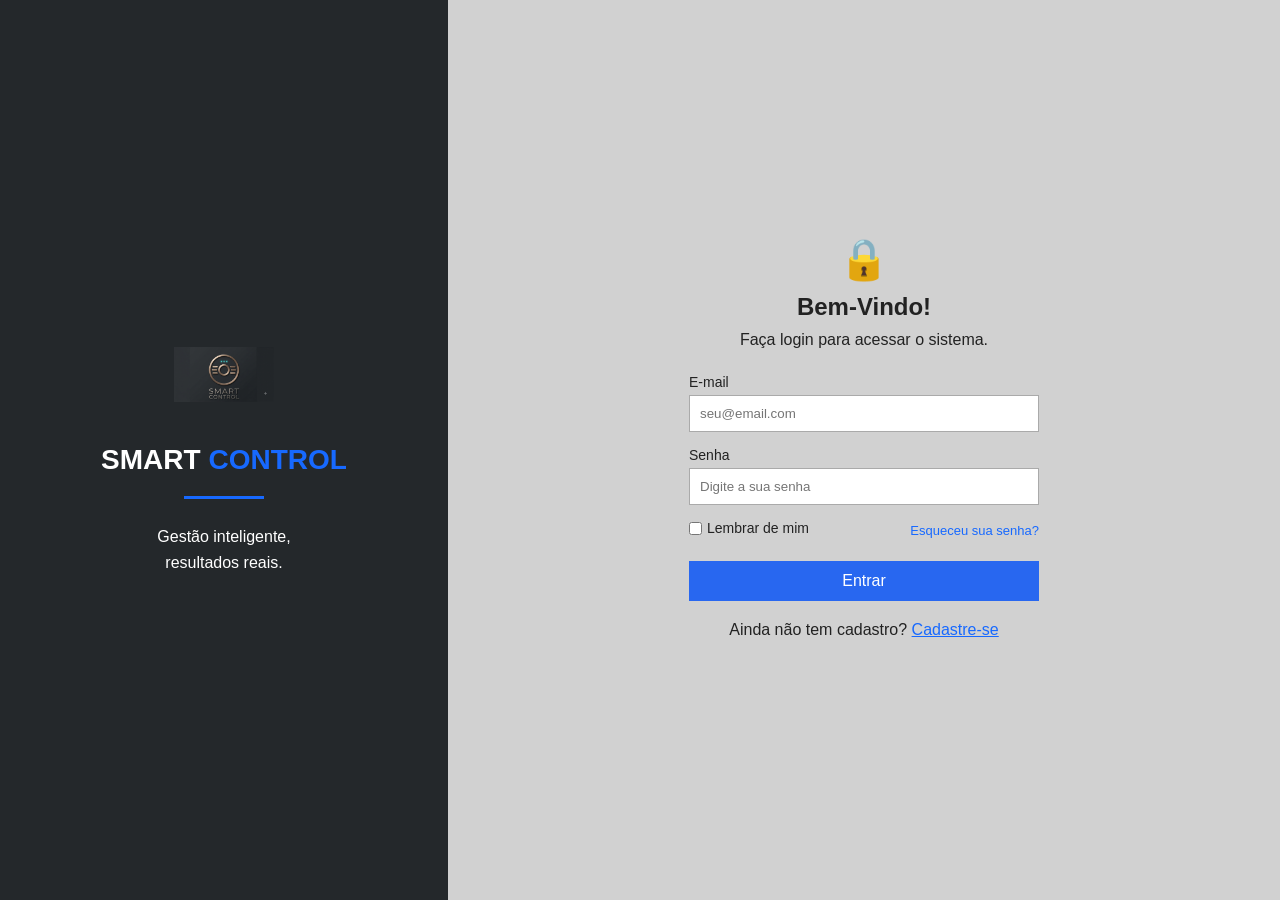
<file: index.html>
<!DOCTYPE html>
<html lang="pt-BR">

<head>
    <meta charset="UTF-8">
    <meta http-equiv="X-UA-Compatible" content="IE=edge">
    <meta name="viewport" content="width=device-width, initial-scale=1.0">

    <title>Smart Control</title>

    <link rel="stylesheet" href="style.css">
</head>

<body>

    <div class="pagina-login">

        <div class="lado-esquerdo">

            <img
                src="assets/images/logo.png"
                alt="Logo do sistema Smart Control"
                class="logo-esquerda">

            <h1>
                SMART <span>CONTROL</span>
            </h1>

            <div class="linha-azul"></div>

            <p>
                Gestão inteligente,<br>
                resultados reais.
            </p>

        </div>

        <div class="lado-direito">

            <div class="caixa-login">

                <div class="icone-topo">
                    🔒
                </div>

                <h2>Bem-Vindo!</h2>

                <p>
                    Faça login para acessar o sistema.
                </p>

                <form action="dashboard.html">

                    <label for="email">
                        E-mail
                    </label>

                    <input
                        type="email"
                        id="email"
                        name="email"
                        placeholder="seu@email.com"
                        required>


                    <label for="senha">
                        Senha
                    </label>

                    <input
                        type="password"
                        id="senha"
                        name="senha"
                        placeholder="Digite a sua senha"
                        required>


                    <div class="opcoes-login">

                        <label>
                            <input type="checkbox">
                            Lembrar de mim
                        </label>

                        <a href="recuperar-senha.html">
                            Esqueceu sua senha?
                        </a>

                    </div>


                    <button type="submit">
                        Entrar
                    </button>

                </form>


                <p class="cadastro">
                    Ainda não tem cadastro?
                    <a href="cadastro.html">
                        Cadastre-se
                    </a>
                </p>

            </div>

        </div>

    </div>

</body>

</html>
</file>
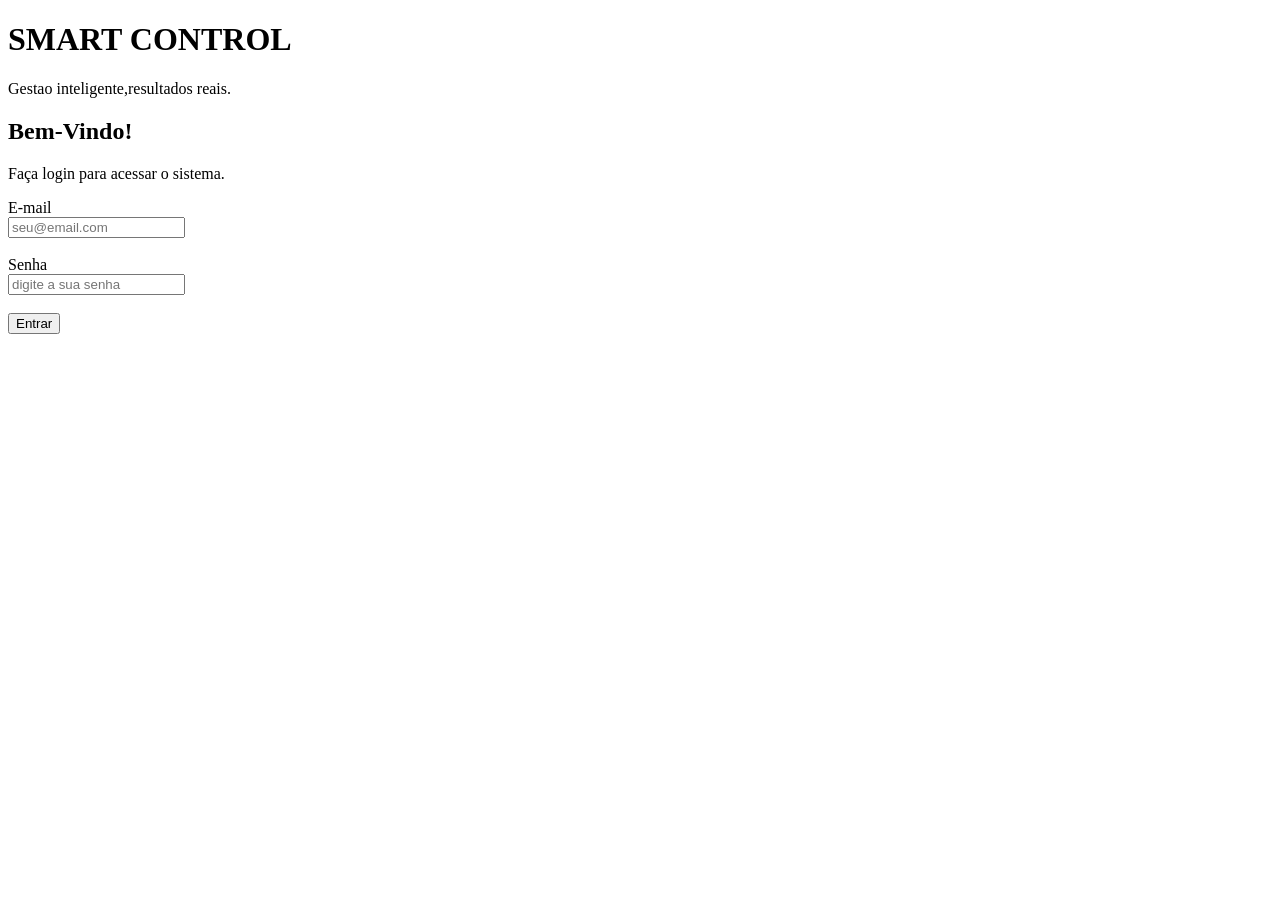
<file: Tela-de-login/index.html>
<!DOCTYPE html>
<html lang="pt-BR">
<head>
    <meta charset="UTF-8">
    <meta http-equiv="X-UA-Compatible" content="IE=edge">
    <meta name="viewport" content="width=device-width, initial-scale=1.0">
    <title>Smart Control</title>
</head>
<body>

    <h1>SMART CONTROL</h1>

    <p>Gestao inteligente,resultados reais.</p>

    <h2>Bem-Vindo!</h2>

    <p>Faça login para acessar o sistema.</p>

    <form>

        <label for="email">E-mail</label><br>
        <input type="email" id="email" placeholder="seu@email.com">

        <br><br>

        <label for="senha">Senha</label><br>
        <input type="password" id="senha" placeholder="digite a sua senha">

        <br><br>

<button type="button" onclick="window.location.href='./dashboard.html'">
    Entrar
</button>
</body>
</html>
</file>
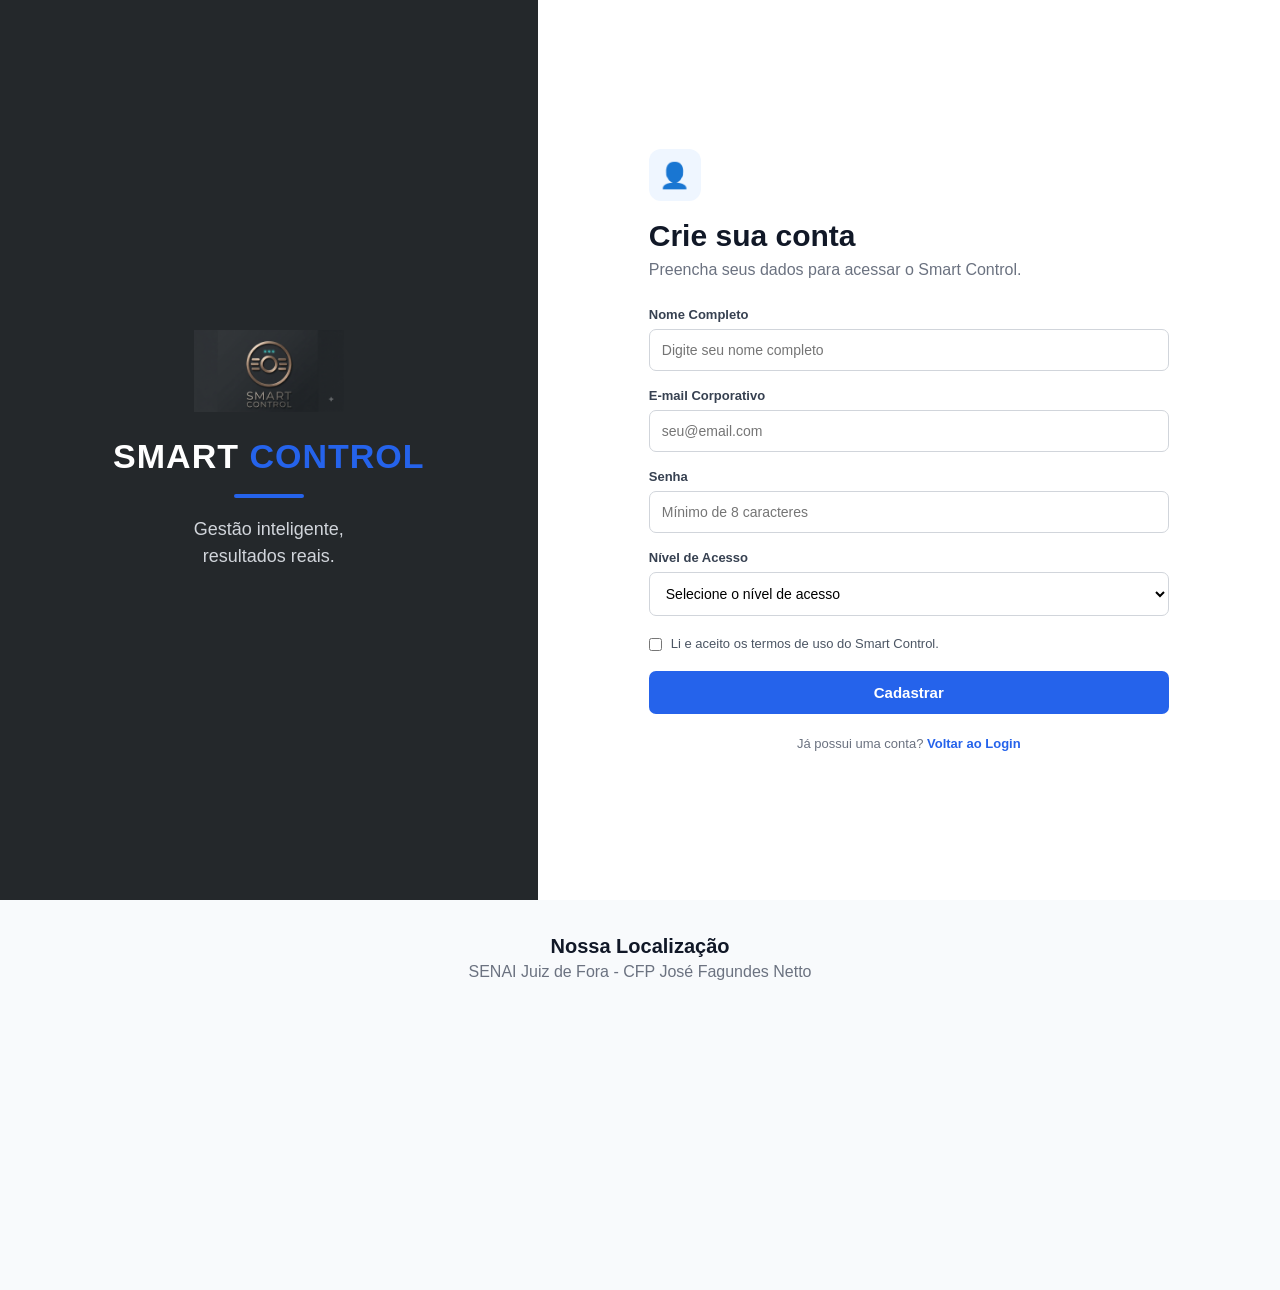
<file: cadastro.html>
<!DOCTYPE html>
<html lang="pt-BR">

<head>
    <meta charset="UTF-8">
    <meta name="viewport" content="width=device-width, initial-scale=1.0">

    <title>Cadastro - Smart Control</title>

    <link rel="stylesheet" href="cadastro.css">
</head>

<body>

    <div class="pagina-cadastro">

        <section class="lado-esquerdo">

            <img
                src="assets/images/logo.png"
                alt="Logo do sistema Smart Control"
                class="logo">

            <h1>
                SMART <span>CONTROL</span>
            </h1>

            <div class="linha-azul"></div>

            <p>
                Gestão inteligente,<br>
                resultados reais.
            </p>

        </section>

        <main class="lado-direito">

            <div class="caixa-cadastro">

                <div class="icone">👤</div>

                <h2>Crie sua conta</h2>

                <p class="subtitulo">
                    Preencha seus dados para acessar o Smart Control.
                </p>


                <form action="usuarios.html" method="get">

                    <div class="campo">

                        <label for="nome">
                            Nome Completo
                        </label>

                        <input
                            type="text"
                            id="nome"
                            name="nome"
                            placeholder="Digite seu nome completo"
                            required>

                    </div>


                    <div class="campo">

                        <label for="email">
                            E-mail Corporativo
                        </label>

                        <input
                            type="email"
                            id="email"
                            name="email"
                            placeholder="seu@email.com"
                            required>

                    </div>


                    <div class="campo">

                        <label for="senha">
                            Senha
                        </label>

                        <input
                            type="password"
                            id="senha"
                            name="senha"
                            placeholder="Mínimo de 8 caracteres"
                            minlength="8"
                            required>

                    </div>


                    <div class="campo">

                        <label for="nivel">
                            Nível de Acesso
                        </label>

                        <select
                            id="nivel"
                            name="nivel"
                            required>

                            <option value="" disabled selected>
                                Selecione o nível de acesso
                            </option>

                            <option value="administrador">
                                Administrador
                            </option>

                            <option value="analista">
                                Analista
                            </option>

                            <option value="usuario">
                                Usuário
                            </option>

                        </select>

                    </div>


                    <label class="termos">

                        <input
                            type="checkbox"
                            required>

                        <span>
                            Li e aceito os termos de uso do Smart Control.
                        </span>

                    </label>


                    <button type="submit">
                        Cadastrar
                    </button>

                </form>


                <p class="login">
                    Já possui uma conta?
                    <a href="index.html">
                        Voltar ao Login
                    </a>
                </p>

            </div>

        </main>

    </div>

    <footer class="localizacao">

        <div>
            <h2>Nossa Localização</h2>

            <p>
                SENAI Juiz de Fora - CFP José Fagundes Netto
            </p>
        </div>

        <iframe
            src="https://www.google.com/maps?q=SENAI+Juiz+de+Fora+CFP+Jose+Fagundes+Netto&output=embed"
            title="Mapa do SENAI Juiz de Fora"
            loading="lazy">
        </iframe>

    </footer>

</body>

</html>
</file>
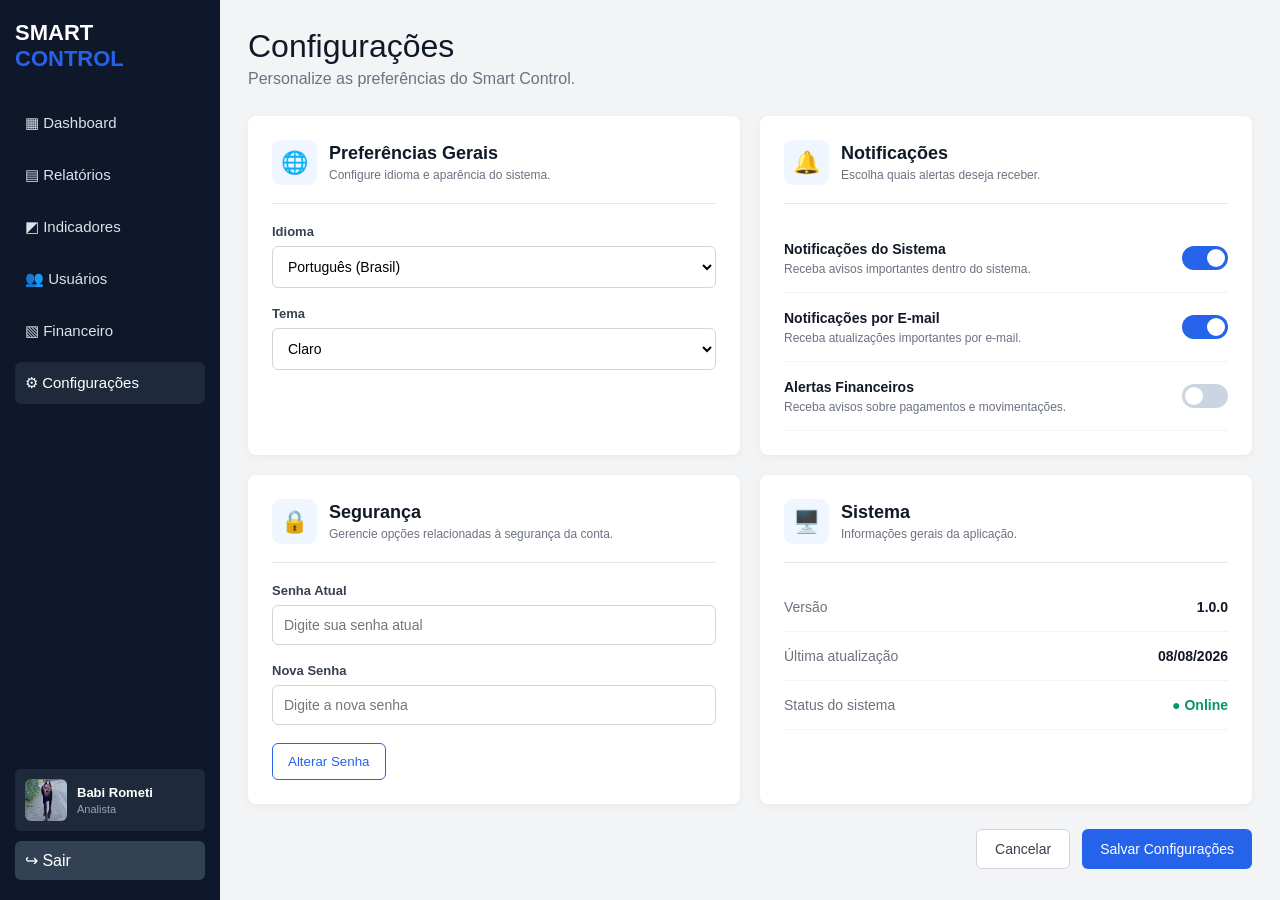
<file: configuracoes.html>
<!DOCTYPE html>
<html lang="pt-BR">

<head>
    <meta charset="UTF-8">
    <meta name="viewport" content="width=device-width, initial-scale=1.0">

    <title>Configurações - Smart Control</title>

    <link rel="stylesheet" href="configuracoes.css">
</head>

<body>

    <aside class="menu-lateral">

        <div class="marca">
            SMART <span>CONTROL</span>
        </div>

        <nav>
            <ul>
                <li><a href="dashboard.html">▦ Dashboard</a></li>
                <li><a href="relatorios.html">▤ Relatórios</a></li>
                <li><a href="indicadores.html">◩ Indicadores</a></li>
                <li><a href="usuarios.html">👥 Usuários</a></li>
                <li><a href="financeiro.html">▧ Financeiro</a></li>
                <li><a href="configuracoes.html" class="ativo">⚙ Configurações</a></li>
            </ul>
        </nav>

        <div class="rodape-menu">

            <a href="perfil.html" class="perfil-menu">

                <img
                    src="assets/images/babi.png"
                    alt="Foto de Babi Rometi"
                    class="foto-perfil">

                <div class="dados-perfil">
                    <strong>Babi Rometi</strong>
                    <span>Analista</span>
                </div>

            </a>

            <a href="index.html" class="sair-menu">
                ↪ Sair
            </a>

        </div>

    </aside>


    <main class="conteudo">

        <header class="topo">

            <div>
                <h1>Configurações</h1>
                <p>Personalize as preferências do Smart Control.</p>
            </div>

        </header>


        <section class="grade-configuracoes">

            <h2 class="titulo-oculto">Opções de Configuração</h2>

            <article class="painel">

                <div class="titulo-painel">
                    <div class="icone">🌐</div>

                    <div>
                        <h2>Preferências Gerais</h2>
                        <p>Configure idioma e aparência do sistema.</p>
                    </div>
                </div>


                <div class="campo">

                    <label for="idioma">Idioma</label>

                    <select id="idioma">
                        <option>Português (Brasil)</option>
                        <option>English</option>
                        <option>Español</option>
                    </select>

                </div>


                <div class="campo">

                    <label for="tema">Tema</label>

                    <select id="tema">
                        <option>Claro</option>
                        <option>Escuro</option>
                        <option>Automático</option>
                    </select>

                </div>

            </article>


            <article class="painel">

                <div class="titulo-painel">

                    <div class="icone">🔔</div>

                    <div>
                        <h2>Notificações</h2>
                        <p>Escolha quais alertas deseja receber.</p>
                    </div>

                </div>


                <div class="opcao">

                    <div>
                        <strong>Notificações do Sistema</strong>
                        <p>Receba avisos importantes dentro do sistema.</p>
                    </div>

                    <label class="switch">
                        <input type="checkbox" checked>
                        <span class="slider"></span>
                    </label>

                </div>


                <div class="opcao">

                    <div>
                        <strong>Notificações por E-mail</strong>
                        <p>Receba atualizações importantes por e-mail.</p>
                    </div>

                    <label class="switch">
                        <input type="checkbox" checked>
                        <span class="slider"></span>
                    </label>

                </div>


                <div class="opcao">

                    <div>
                        <strong>Alertas Financeiros</strong>
                        <p>Receba avisos sobre pagamentos e movimentações.</p>
                    </div>

                    <label class="switch">
                        <input type="checkbox">
                        <span class="slider"></span>
                    </label>

                </div>

            </article>


            <article class="painel">

                <div class="titulo-painel">

                    <div class="icone">🔒</div>

                    <div>
                        <h2>Segurança</h2>
                        <p>Gerencie opções relacionadas à segurança da conta.</p>
                    </div>

                </div>


                <div class="campo">

                    <label for="senha-atual">Senha Atual</label>

                    <input
                        type="password"
                        id="senha-atual"
                        placeholder="Digite sua senha atual">

                </div>


                <div class="campo">

                    <label for="nova-senha">Nova Senha</label>

                    <input
                        type="password"
                        id="nova-senha"
                        placeholder="Digite a nova senha">

                </div>


                <button type="button" class="botao-secundario">
                    Alterar Senha
                </button>

            </article>


            <article class="painel">

                <div class="titulo-painel">

                    <div class="icone">🖥️</div>

                    <div>
                        <h2>Sistema</h2>
                        <p>Informações gerais da aplicação.</p>
                    </div>

                </div>


                <div class="informacao">
                    <span>Versão</span>
                    <strong>1.0.0</strong>
                </div>


                <div class="informacao">
                    <span>Última atualização</span>
                    <strong>08/08/2026</strong>
                </div>


                <div class="informacao">
                    <span>Status do sistema</span>
                    <strong class="online">● Online</strong>
                </div>

            </article>

        </section>


        <div class="acoes">

            <button type="button" class="cancelar">
                Cancelar
            </button>

            <button type="button" class="salvar">
                Salvar Configurações
            </button>

        </div>

    </main>

</body>

</html>
</file>
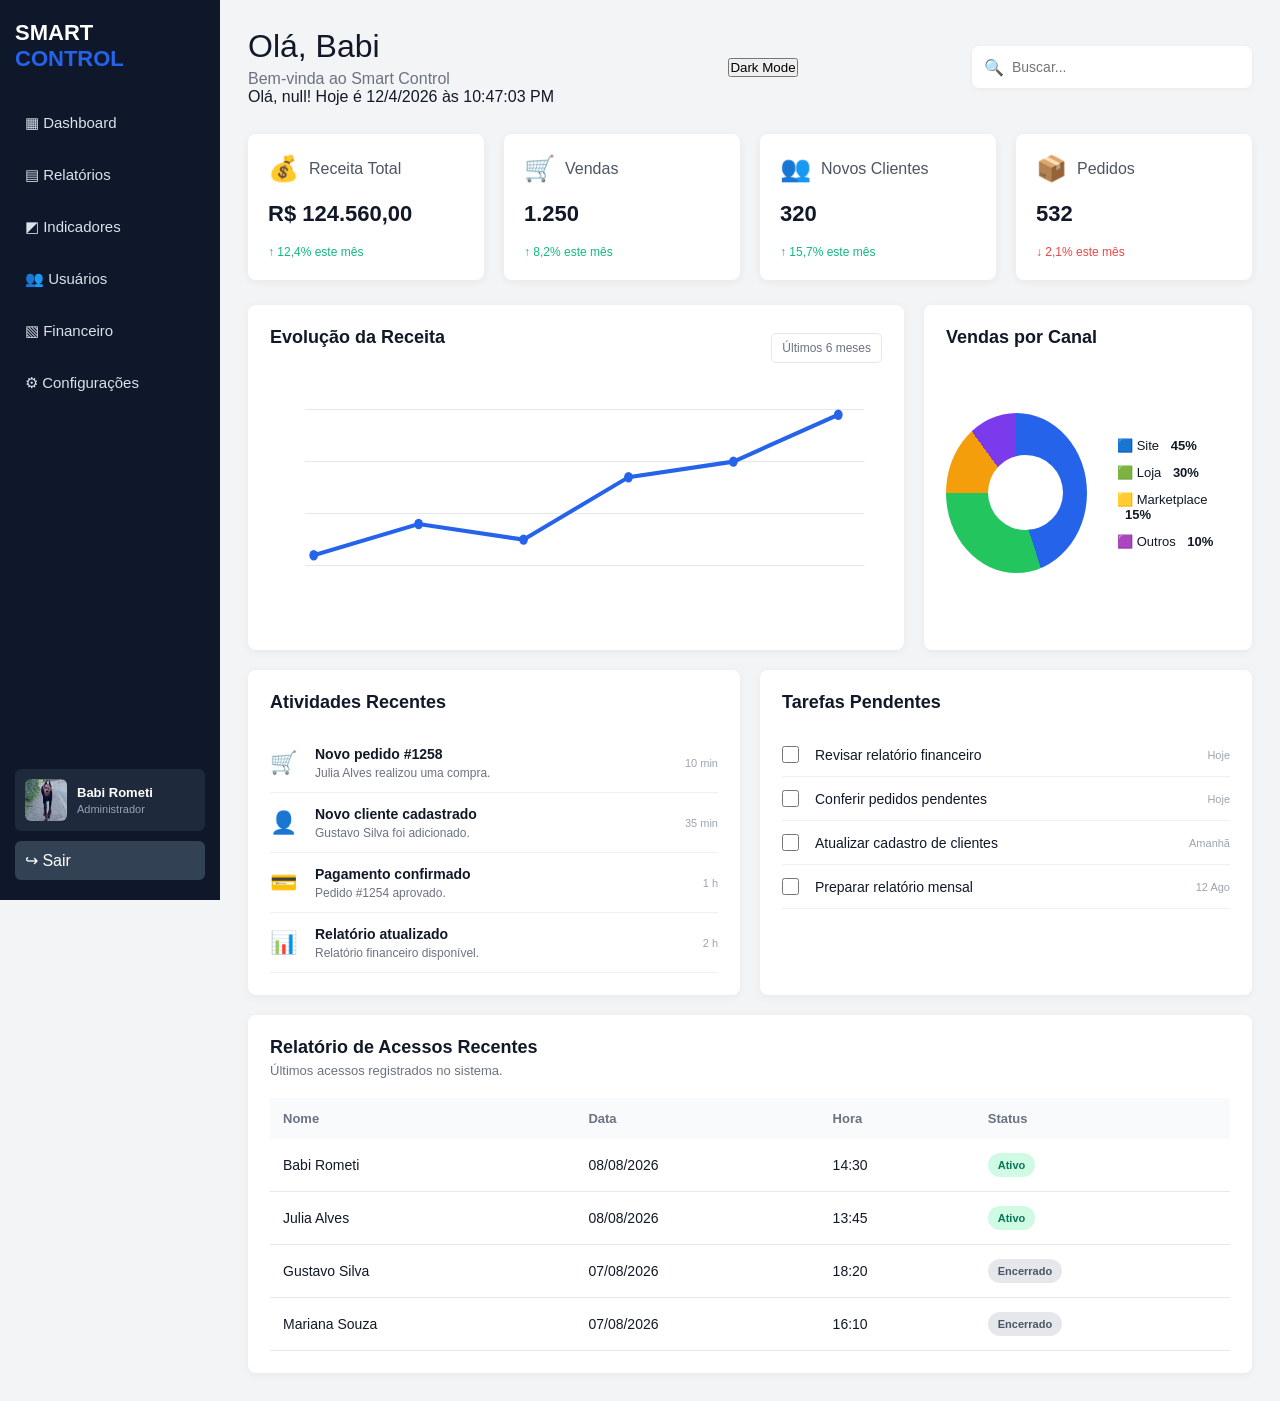
<file: dashboard.html>
<!DOCTYPE html>
<html lang="pt-BR">

<head>
    <meta charset="UTF-8">
    <meta name="viewport" content="width=device-width, initial-scale=1.0">

    <title>Dashboard - Smart Control</title>

    <link rel="stylesheet" href="dashboard.css">
</head>

<body>

    <aside class="menu-lateral">

        <div class="marca-dashboard">
            SMART <span>CONTROL</span>
        </div>

        <nav>
            <ul>
                <li>
                    <a href="dashboard.html">▦ Dashboard</a>
                </li>

                <li>
                    <a href="relatorios.html">▤ Relatórios</a>
                </li>

                <li>
                    <a href="indicadores.html">◩ Indicadores</a>
                </li>

                <li>
                    <a href="usuarios.html">👥 Usuários</a>
                </li>

                <li>
                    <a href="financeiro.html">▧ Financeiro</a>
                </li>

                <li>
                    <a href="configuracoes.html">⚙ Configurações</a>
                </li>
            </ul>
        </nav>

        <div class="rodape-menu">

            <a href="perfil.html" class="perfil-menu">

                <img
                    src="assets/images/babi.png"
                    alt="Foto de Babi Rometi"
                    class="foto-perfil">

                <div class="dados-perfil">
                    <strong>Babi Rometi</strong>
                    <span>Administrador</span>
                </div>

            </a>

            <a href="index.html" class="sair-menu">
                ↪ Sair
            </a>

        </div>

    </aside>

    <main class="conteudo-dashboard">

        <header class="topo-dashboard">

            <div>
                <h1>Olá, Babi</h1>
                <p>Bem-vinda ao Smart Control</p>
                <div id="mensagem-bem-vindo"></div>
            </div>

            <button id="tema">Dark Mode</button>

            <div class="busca">
                <span>🔍</span>

                <input
                    type="text"
                    placeholder="Buscar...">
            </div>

        </header>

        <section class="cards-dashboard">

            <h2 class="titulo-oculto">Resumo do Dashboard</h2>


            <article class="card-dashboard">

                <div class="card-titulo">
                    <span>💰</span>
                    <p>Receita Total</p>
                </div>

                <h2>R$ 124.560,00</h2>

                <small class="positivo">
                    ↑ 12,4% este mês
                </small>

            </article>


            <article class="card-dashboard">

                <div class="card-titulo">
                    <span>🛒</span>
                    <p>Vendas</p>
                </div>

                <h2>1.250</h2>

                <small class="positivo">
                    ↑ 8,2% este mês
                </small>

            </article>


            <article class="card-dashboard">

                <div class="card-titulo">
                    <span>👥</span>
                    <p>Novos Clientes</p>
                </div>

                <h2>320</h2>

                <small class="positivo">
                    ↑ 15,7% este mês
                </small>

            </article>


            <article class="card-dashboard">

                <div class="card-titulo">
                    <span>📦</span>
                    <p>Pedidos</p>
                </div>

                <h2>532</h2>

                <small class="negativo">
                    ↓ 2,1% este mês
                </small>

            </article>

        </section>

        <section class="grade-graficos">

            <h2 class="titulo-oculto">Gráficos do Dashboard</h2>

            <article class="painel">

                <div class="painel-topo">

                    <h2>Evolução da Receita</h2>

                    <span>Últimos 6 meses</span>

                </div>


                <div class="grafico-linha">

                    <svg
                        viewBox="0 0 700 250"
                        preserveAspectRatio="none">

                        <line x1="40" y1="40" x2="680" y2="40"></line>

                        <line x1="40" y1="90" x2="680" y2="90"></line>

                        <line x1="40" y1="140" x2="680" y2="140"></line>

                        <line x1="40" y1="190" x2="680" y2="190"></line>

                        <polyline
                            points="50,180 170,150 290,165 410,105 530,90 650,45"
                            fill="none"
                            stroke="#2563eb"
                            stroke-width="4">
                        </polyline>

                        <circle
                            cx="50"
                            cy="180"
                            r="5"
                            fill="#2563eb">
                        </circle>

                        <circle
                            cx="170"
                            cy="150"
                            r="5"
                            fill="#2563eb">
                        </circle>

                        <circle
                            cx="290"
                            cy="165"
                            r="5"
                            fill="#2563eb">
                        </circle>

                        <circle
                            cx="410"
                            cy="105"
                            r="5"
                            fill="#2563eb">
                        </circle>

                        <circle
                            cx="530"
                            cy="90"
                            r="5"
                            fill="#2563eb">
                        </circle>

                        <circle
                            cx="650"
                            cy="45"
                            r="5"
                            fill="#2563eb">
                        </circle>

                    </svg>

                </div>

            </article>

            <article class="painel">

                <h2>Vendas por Canal</h2>

                <div class="grafico-pizza-area">

                    <div class="grafico-pizza"></div>


                    <div class="legenda-pizza">

                        <p>
                            🟦 Site
                            <strong>45%</strong>
                        </p>

                        <p>
                            🟩 Loja
                            <strong>30%</strong>
                        </p>

                        <p>
                            🟨 Marketplace
                            <strong>15%</strong>
                        </p>

                        <p>
                            🟪 Outros
                            <strong>10%</strong>
                        </p>

                    </div>

                </div>

            </article>

        </section>

        <section class="grade-inferior">

            <h2 class="titulo-oculto">Atividades e Tarefas</h2>

            <article class="painel">

                <h2>Atividades Recentes</h2>


                <div class="atividade">

                    <span>🛒</span>

                    <div>
                        <strong>Novo pedido #1258</strong>
                        <p>Julia Alves realizou uma compra.</p>
                    </div>

                    <small>10 min</small>

                </div>


                <div class="atividade">

                    <span>👤</span>

                    <div>
                        <strong>Novo cliente cadastrado</strong>
                        <p>Gustavo Silva foi adicionado.</p>
                    </div>

                    <small>35 min</small>

                </div>


                <div class="atividade">

                    <span>💳</span>

                    <div>
                        <strong>Pagamento confirmado</strong>
                        <p>Pedido #1254 aprovado.</p>
                    </div>

                    <small>1 h</small>

                </div>


                <div class="atividade">

                    <span>📊</span>

                    <div>
                        <strong>Relatório atualizado</strong>
                        <p>Relatório financeiro disponível.</p>
                    </div>

                    <small>2 h</small>

                </div>

            </article>

            <article class="painel">

                <h2>Tarefas Pendentes</h2>


                <label class="tarefa">

                    <input type="checkbox">

                    <span>
                        Revisar relatório financeiro
                    </span>

                    <small>Hoje</small>

                </label>


                <label class="tarefa">

                    <input type="checkbox">

                    <span>
                        Conferir pedidos pendentes
                    </span>

                    <small>Hoje</small>

                </label>


                <label class="tarefa">

                    <input type="checkbox">

                    <span>
                        Atualizar cadastro de clientes
                    </span>

                    <small>Amanhã</small>

                </label>


                <label class="tarefa">

                    <input type="checkbox">

                    <span>
                        Preparar relatório mensal
                    </span>

                    <small>12 Ago</small>

                </label>

            </article>

        </section>

        <section class="painel painel-acessos">

            <div class="painel-topo-acessos">

                <div>
                    <h2>Relatório de Acessos Recentes</h2>

                    <p>
                        Últimos acessos registrados no sistema.
                    </p>
                </div>

            </div>


            <div class="tabela-acessos-container">

                <table class="tabela-acessos">

                    <thead>

                        <tr>
                            <th>Nome</th>
                            <th>Data</th>
                            <th>Hora</th>
                            <th>Status</th>
                        </tr>

                    </thead>


                    <tbody>


                        <tr>

                            <td>Babi Rometi</td>

                            <td>08/08/2026</td>

                            <td>14:30</td>

                            <td>
                                <span class="status-acesso ativo-acesso">
                                    Ativo
                                </span>
                            </td>

                        </tr>


                        <tr>

                            <td>Julia Alves</td>

                            <td>08/08/2026</td>

                            <td>13:45</td>

                            <td>
                                <span class="status-acesso ativo-acesso">
                                    Ativo
                                </span>
                            </td>

                        </tr>


                        <tr>

                            <td>Gustavo Silva</td>

                            <td>07/08/2026</td>

                            <td>18:20</td>

                            <td>
                                <span class="status-acesso encerrado-acesso">
                                    Encerrado
                                </span>
                            </td>

                        </tr>


                        <tr>

                            <td>Mariana Souza</td>

                            <td>07/08/2026</td>

                            <td>16:10</td>

                            <td>
                                <span class="status-acesso encerrado-acesso">
                                    Encerrado
                                </span>
                            </td>

                        </tr>


                    </tbody>

                </table>

            </div>

        </section>


    </main>

    <script src="assets/js/main.js"></script>

</body>
</html>
</file>
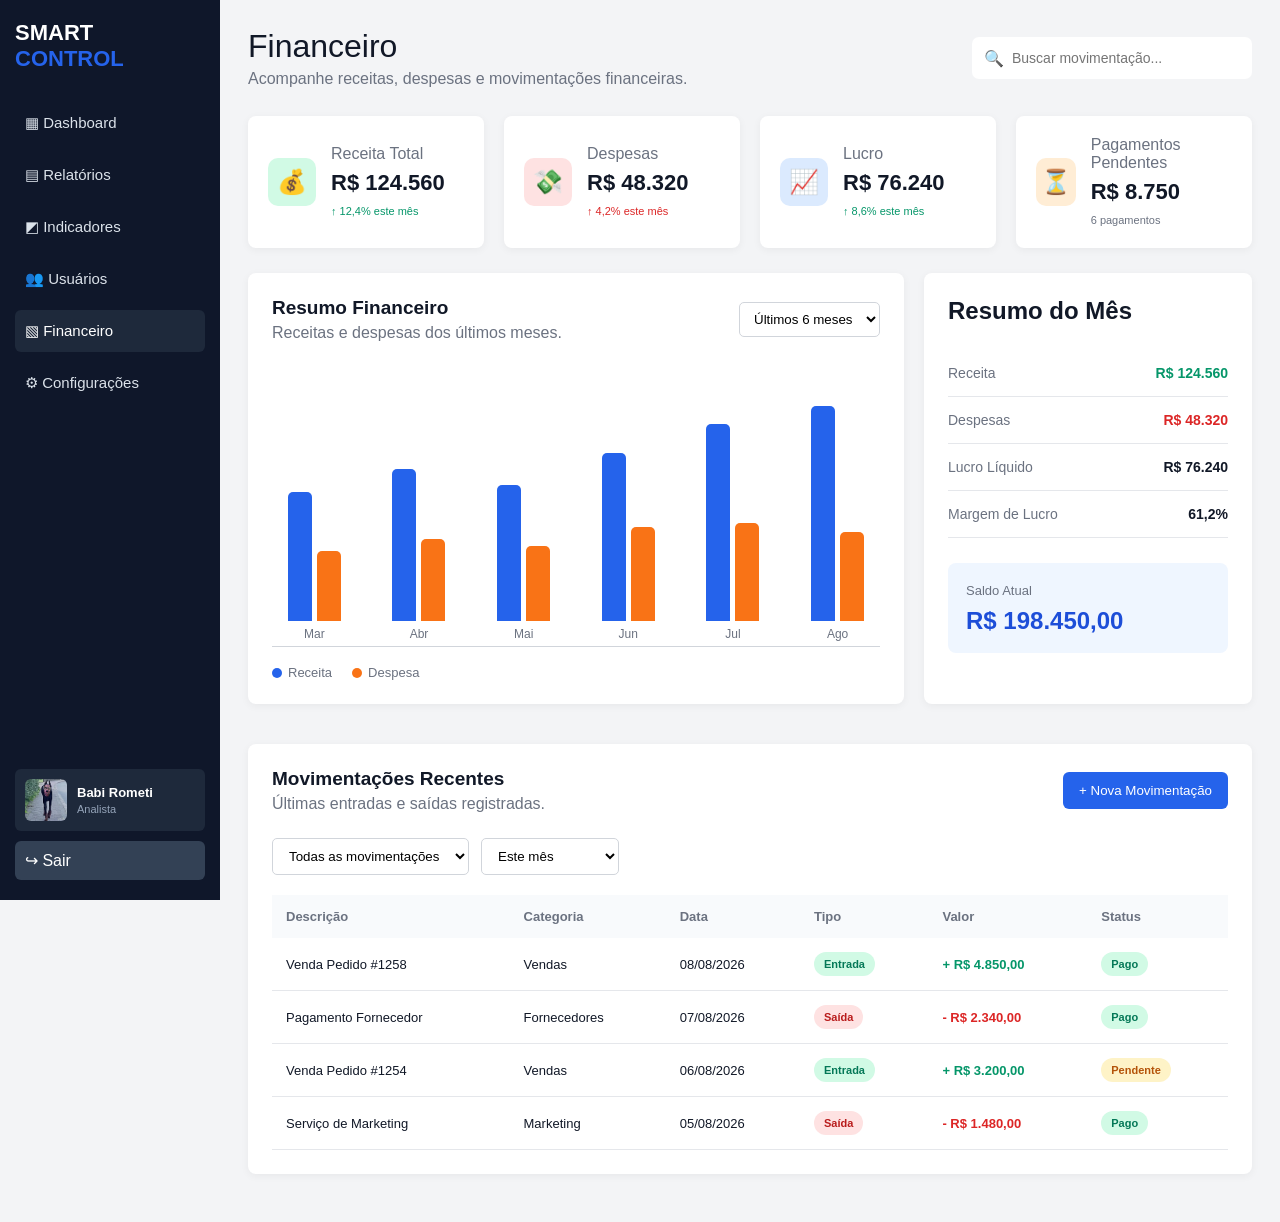
<file: financeiro.html>
<!DOCTYPE html>
<html lang="pt-BR">

<head>
    <meta charset="UTF-8">
    <meta name="viewport" content="width=device-width, initial-scale=1.0">

    <title>Financeiro - Smart Control</title>

    <link rel="stylesheet" href="financeiro.css">
</head>

<body>

    <aside class="menu-lateral">

        <div class="marca">
            SMART <span>CONTROL</span>
        </div>

        <nav>
            <ul>
                <li><a href="dashboard.html">▦ Dashboard</a></li>
                <li><a href="relatorios.html">▤ Relatórios</a></li>
                <li><a href="indicadores.html">◩ Indicadores</a></li>
                <li><a href="usuarios.html">👥 Usuários</a></li>
                <li><a href="financeiro.html" class="ativo">▧ Financeiro</a></li>
                <li><a href="configuracoes.html">⚙ Configurações</a></li>
            </ul>
        </nav>

        <div class="rodape-menu">

            <a href="perfil.html" class="perfil-menu">

                <img
                    src="assets/images/babi.png"
                    alt="Foto de Babi Rometi"
                    class="foto-perfil">

                <div class="dados-perfil">
                    <strong>Babi Rometi</strong>
                    <span>Analista</span>
                </div>

            </a>

            <a href="index.html" class="sair-menu">
                ↪ Sair
            </a>

        </div>

    </aside>


    <main class="conteudo">

        <header class="topo">

            <div>
                <h1>Financeiro</h1>
                <p>Acompanhe receitas, despesas e movimentações financeiras.</p>
            </div>

            <div class="busca">
                🔍
                <input type="text" placeholder="Buscar movimentação...">
            </div>

        </header>


        <section class="cards">

            <h2 class="titulo-oculto">Resumo Financeiro</h2>

            <article class="card">
                <div class="icone verde">💰</div>

                <div>
                    <p>Receita Total</p>
                    <h2>R$ 124.560</h2>
                    <small class="positivo">↑ 12,4% este mês</small>
                </div>
            </article>


            <article class="card">
                <div class="icone vermelho">💸</div>

                <div>
                    <p>Despesas</p>
                    <h2>R$ 48.320</h2>
                    <small class="negativo">↑ 4,2% este mês</small>
                </div>
            </article>


            <article class="card">
                <div class="icone azul">📈</div>

                <div>
                    <p>Lucro</p>
                    <h2>R$ 76.240</h2>
                    <small class="positivo">↑ 8,6% este mês</small>
                </div>
            </article>


            <article class="card">
                <div class="icone laranja">⏳</div>

                <div>
                    <p>Pagamentos Pendentes</p>
                    <h2>R$ 8.750</h2>
                    <small>6 pagamentos</small>
                </div>
            </article>

        </section>


        <section class="grade-principal">

            <h2 class="titulo-oculto">Desempenho Financeiro</h2>

            <article class="painel">

                <div class="painel-topo">
                    <div>
                        <h2>Resumo Financeiro</h2>
                        <p>Receitas e despesas dos últimos meses.</p>
                    </div>

                    <select>
                        <option>Últimos 6 meses</option>
                        <option>Últimos 3 meses</option>
                        <option>Este ano</option>
                    </select>
                </div>


                <div class="grafico">

                    <div class="coluna">
                        <div class="barra receita" style="height: 55%;"></div>
                        <div class="barra despesa" style="height: 30%;"></div>
                        <span>Mar</span>
                    </div>

                    <div class="coluna">
                        <div class="barra receita" style="height: 65%;"></div>
                        <div class="barra despesa" style="height: 35%;"></div>
                        <span>Abr</span>
                    </div>

                    <div class="coluna">
                        <div class="barra receita" style="height: 58%;"></div>
                        <div class="barra despesa" style="height: 32%;"></div>
                        <span>Mai</span>
                    </div>

                    <div class="coluna">
                        <div class="barra receita" style="height: 72%;"></div>
                        <div class="barra despesa" style="height: 40%;"></div>
                        <span>Jun</span>
                    </div>

                    <div class="coluna">
                        <div class="barra receita" style="height: 84%;"></div>
                        <div class="barra despesa" style="height: 42%;"></div>
                        <span>Jul</span>
                    </div>

                    <div class="coluna">
                        <div class="barra receita" style="height: 92%;"></div>
                        <div class="barra despesa" style="height: 38%;"></div>
                        <span>Ago</span>
                    </div>

                </div>

                <div class="legenda">
                    <span><i class="cor-receita"></i> Receita</span>
                    <span><i class="cor-despesa"></i> Despesa</span>
                </div>

            </article>


            <article class="painel resumo">

                <h2>Resumo do Mês</h2>

                <div class="linha-resumo">
                    <span>Receita</span>
                    <strong class="positivo">R$ 124.560</strong>
                </div>

                <div class="linha-resumo">
                    <span>Despesas</span>
                    <strong class="negativo">R$ 48.320</strong>
                </div>

                <div class="linha-resumo">
                    <span>Lucro Líquido</span>
                    <strong>R$ 76.240</strong>
                </div>

                <div class="linha-resumo">
                    <span>Margem de Lucro</span>
                    <strong>61,2%</strong>
                </div>

                <div class="saldo">
                    <span>Saldo Atual</span>
                    <h2>R$ 198.450,00</h2>
                </div>

            </article>

        </section>


        <section class="painel">

            <div class="painel-topo">

                <div>
                    <h2>Movimentações Recentes</h2>
                    <p>Últimas entradas e saídas registradas.</p>
                </div>

                <button type="button" class="nova-movimentacao">
                    + Nova Movimentação
                </button>

            </div>


            <div class="filtros">

                <select>
                    <option>Todas as movimentações</option>
                    <option>Receitas</option>
                    <option>Despesas</option>
                </select>

                <select>
                    <option>Este mês</option>
                    <option>Últimos 7 dias</option>
                    <option>Últimos 30 dias</option>
                </select>

            </div>


            <div class="tabela-container">

                <table>

                    <thead>
                        <tr>
                            <th>Descrição</th>
                            <th>Categoria</th>
                            <th>Data</th>
                            <th>Tipo</th>
                            <th>Valor</th>
                            <th>Status</th>
                        </tr>
                    </thead>

                    <tbody>

                        <tr>
                            <td>Venda Pedido #1258</td>
                            <td>Vendas</td>
                            <td>08/08/2026</td>
                            <td><span class="tipo entrada">Entrada</span></td>
                            <td class="valor-entrada">+ R$ 4.850,00</td>
                            <td><span class="status pago">Pago</span></td>
                        </tr>

                        <tr>
                            <td>Pagamento Fornecedor</td>
                            <td>Fornecedores</td>
                            <td>07/08/2026</td>
                            <td><span class="tipo saida">Saída</span></td>
                            <td class="valor-saida">- R$ 2.340,00</td>
                            <td><span class="status pago">Pago</span></td>
                        </tr>

                        <tr>
                            <td>Venda Pedido #1254</td>
                            <td>Vendas</td>
                            <td>06/08/2026</td>
                            <td><span class="tipo entrada">Entrada</span></td>
                            <td class="valor-entrada">+ R$ 3.200,00</td>
                            <td><span class="status pendente">Pendente</span></td>
                        </tr>

                        <tr>
                            <td>Serviço de Marketing</td>
                            <td>Marketing</td>
                            <td>05/08/2026</td>
                            <td><span class="tipo saida">Saída</span></td>
                            <td class="valor-saida">- R$ 1.480,00</td>
                            <td><span class="status pago">Pago</span></td>
                        </tr>

                    </tbody>

                </table>

            </div>

        </section>

    </main>

</body>

</html>
</file>
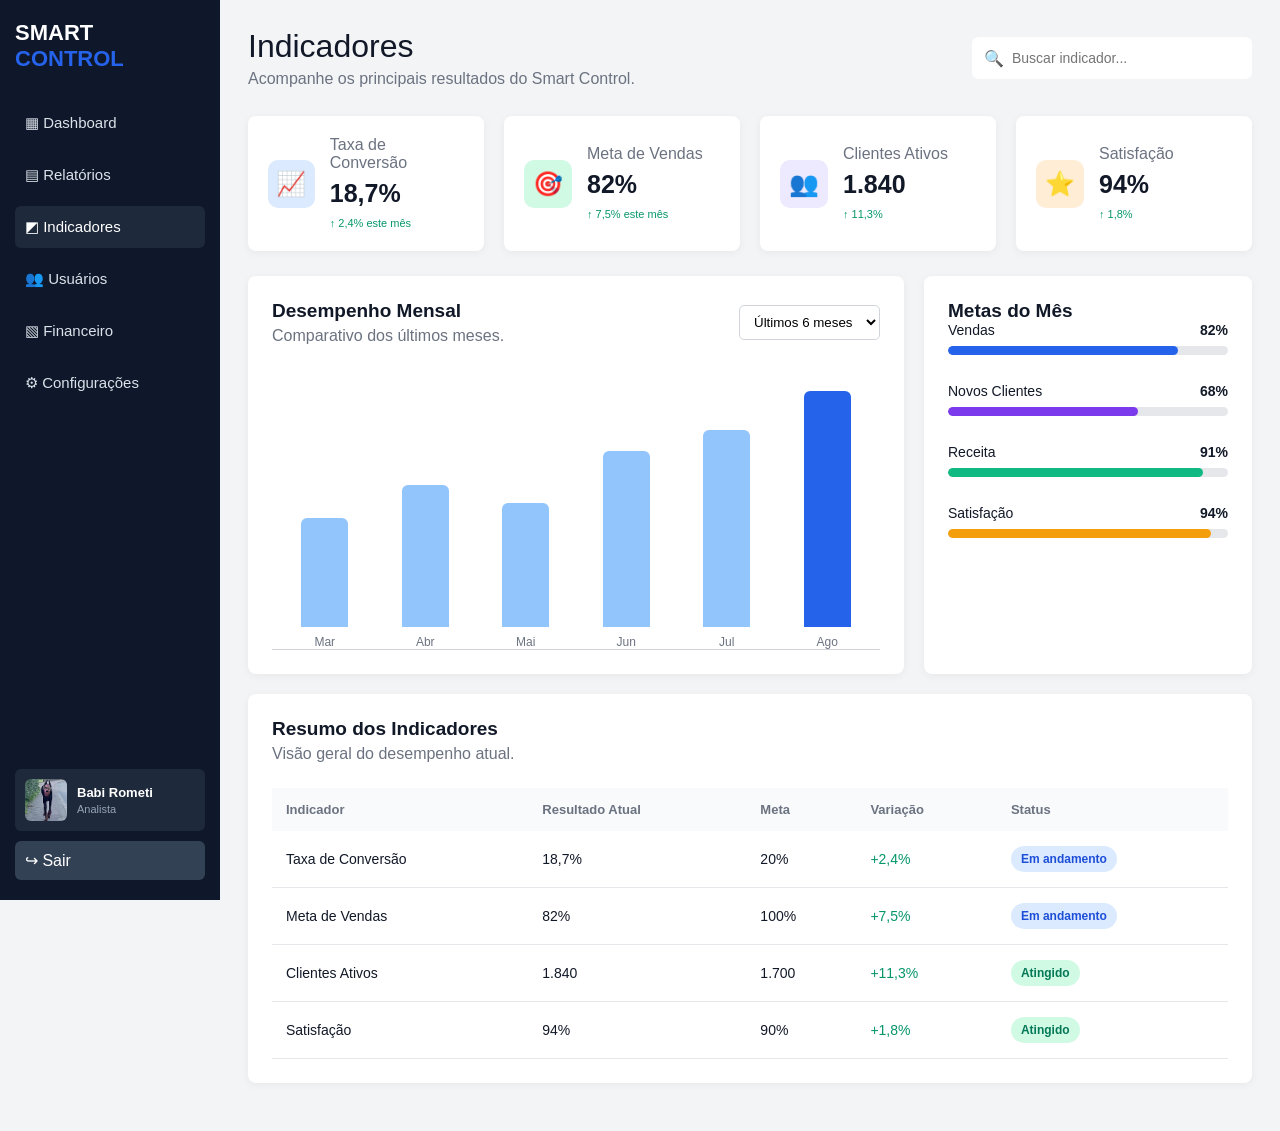
<file: indicadores.html>
<!DOCTYPE html>
<html lang="pt-BR">

<head>
    <meta charset="UTF-8">
    <meta name="viewport" content="width=device-width, initial-scale=1.0">

    <title>Indicadores - Smart Control</title>

    <link rel="stylesheet" href="indicadores.css">
</head>

<body>

    <aside class="menu-lateral">

        <div class="marca">
            SMART <span>CONTROL</span>
        </div>

        <nav>
            <ul>
                <li><a href="dashboard.html">▦ Dashboard</a></li>
                <li><a href="relatorios.html">▤ Relatórios</a></li>
                <li><a href="indicadores.html" class="ativo">◩ Indicadores</a></li>
                <li><a href="usuarios.html">👥 Usuários</a></li>
                <li><a href="financeiro.html">▧ Financeiro</a></li>
                <li><a href="configuracoes.html">⚙ Configurações</a></li>
            </ul>
        </nav>

        <div class="rodape-menu">

            <a href="perfil.html" class="perfil-menu">

                <img
                    src="assets/images/babi.png"
                    alt="Foto de Babi Rometi"
                    class="foto-perfil">

                <div class="dados-perfil">
                    <strong>Babi Rometi</strong>
                    <span>Analista</span>
                </div>

            </a>

            <a href="index.html" class="sair-menu">
                ↪ Sair
            </a>

        </div>

    </aside>


    <main class="conteudo">

        <header class="topo">

            <div>
                <h1>Indicadores</h1>
                <p>Acompanhe os principais resultados do Smart Control.</p>
            </div>

            <div class="busca">
                🔍
                <input type="text" placeholder="Buscar indicador...">
            </div>

        </header>


        <section class="cards">

            <h2 class="titulo-oculto">Resumo dos Indicadores</h2>

            <article class="card">
                <div class="icone azul">📈</div>

                <div>
                    <p>Taxa de Conversão</p>
                    <h2>18,7%</h2>
                    <small class="positivo">↑ 2,4% este mês</small>
                </div>
            </article>


            <article class="card">
                <div class="icone verde">🎯</div>

                <div>
                    <p>Meta de Vendas</p>
                    <h2>82%</h2>
                    <small class="positivo">↑ 7,5% este mês</small>
                </div>
            </article>


            <article class="card">
                <div class="icone roxo">👥</div>

                <div>
                    <p>Clientes Ativos</p>
                    <h2>1.840</h2>
                    <small class="positivo">↑ 11,3%</small>
                </div>
            </article>


            <article class="card">
                <div class="icone laranja">⭐</div>

                <div>
                    <p>Satisfação</p>
                    <h2>94%</h2>
                    <small class="positivo">↑ 1,8%</small>
                </div>
            </article>

        </section>


        <section class="grade-principal">

            <h2 class="titulo-oculto">Desempenho e Metas</h2>

            <article class="painel">

                <div class="painel-topo">
                    <div>
                        <h2>Desempenho Mensal</h2>
                        <p>Comparativo dos últimos meses.</p>
                    </div>

                    <select>
                        <option>Últimos 6 meses</option>
                        <option>Últimos 3 meses</option>
                        <option>Este ano</option>
                    </select>
                </div>


                <div class="grafico-barras">

                    <div class="grupo-barra">
                        <div class="barra" style="height: 42%;"></div>
                        <span>Mar</span>
                    </div>

                    <div class="grupo-barra">
                        <div class="barra" style="height: 55%;"></div>
                        <span>Abr</span>
                    </div>

                    <div class="grupo-barra">
                        <div class="barra" style="height: 48%;"></div>
                        <span>Mai</span>
                    </div>

                    <div class="grupo-barra">
                        <div class="barra" style="height: 68%;"></div>
                        <span>Jun</span>
                    </div>

                    <div class="grupo-barra">
                        <div class="barra" style="height: 76%;"></div>
                        <span>Jul</span>
                    </div>

                    <div class="grupo-barra">
                        <div class="barra destaque" style="height: 91%;"></div>
                        <span>Ago</span>
                    </div>

                </div>

            </article>


            <article class="painel">

                <h2>Metas do Mês</h2>

                <div class="meta">

                    <div class="meta-topo">
                        <span>Vendas</span>
                        <strong>82%</strong>
                    </div>

                    <div class="progresso">
                        <div class="progresso-preenchido vendas"></div>
                    </div>

                </div>


                <div class="meta">

                    <div class="meta-topo">
                        <span>Novos Clientes</span>
                        <strong>68%</strong>
                    </div>

                    <div class="progresso">
                        <div class="progresso-preenchido clientes"></div>
                    </div>

                </div>


                <div class="meta">

                    <div class="meta-topo">
                        <span>Receita</span>
                        <strong>91%</strong>
                    </div>

                    <div class="progresso">
                        <div class="progresso-preenchido receita"></div>
                    </div>

                </div>


                <div class="meta">

                    <div class="meta-topo">
                        <span>Satisfação</span>
                        <strong>94%</strong>
                    </div>

                    <div class="progresso">
                        <div class="progresso-preenchido satisfacao"></div>
                    </div>

                </div>

            </article>

        </section>


        <section class="painel tabela-painel">

            <div class="painel-topo">
                <div>
                    <h2>Resumo dos Indicadores</h2>
                    <p>Visão geral do desempenho atual.</p>
                </div>
            </div>

            <div class="tabela-container">

                <table>

                    <thead>
                        <tr>
                            <th>Indicador</th>
                            <th>Resultado Atual</th>
                            <th>Meta</th>
                            <th>Variação</th>
                            <th>Status</th>
                        </tr>
                    </thead>

                    <tbody>

                        <tr>
                            <td>Taxa de Conversão</td>
                            <td>18,7%</td>
                            <td>20%</td>
                            <td class="positivo">+2,4%</td>
                            <td><span class="status andamento">Em andamento</span></td>
                        </tr>

                        <tr>
                            <td>Meta de Vendas</td>
                            <td>82%</td>
                            <td>100%</td>
                            <td class="positivo">+7,5%</td>
                            <td><span class="status andamento">Em andamento</span></td>
                        </tr>

                        <tr>
                            <td>Clientes Ativos</td>
                            <td>1.840</td>
                            <td>1.700</td>
                            <td class="positivo">+11,3%</td>
                            <td><span class="status atingido">Atingido</span></td>
                        </tr>

                        <tr>
                            <td>Satisfação</td>
                            <td>94%</td>
                            <td>90%</td>
                            <td class="positivo">+1,8%</td>
                            <td><span class="status atingido">Atingido</span></td>
                        </tr>

                    </tbody>

                </table>

            </div>

        </section>

    </main>

</body>

</html>
</file>
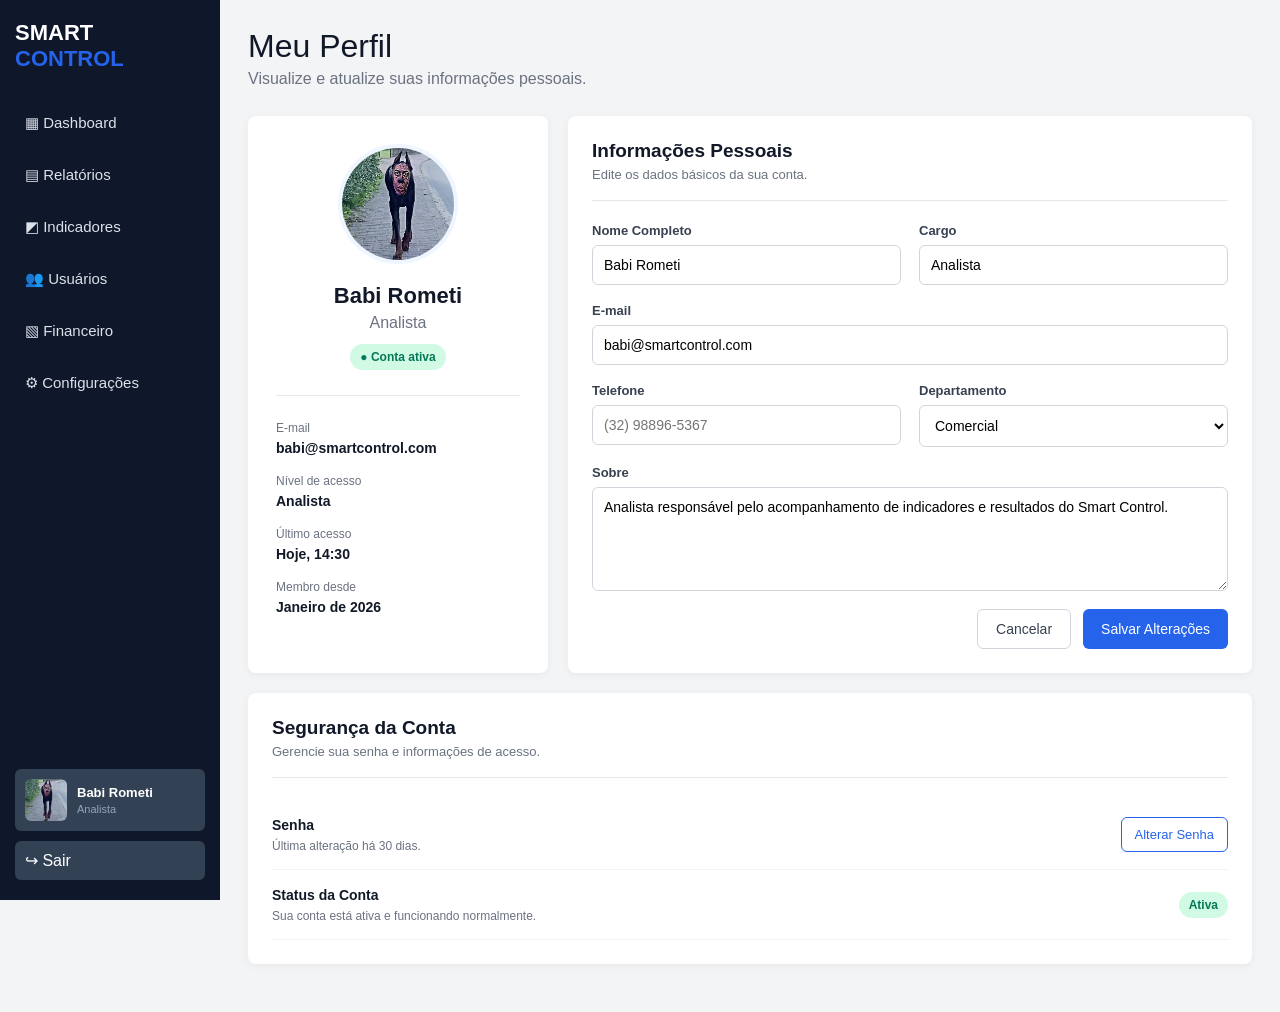
<file: perfil.html>
<!DOCTYPE html>
<html lang="pt-BR">

<head>
    <meta charset="UTF-8">
    <meta name="viewport" content="width=device-width, initial-scale=1.0">

    <title>Perfil - Smart Control</title>

    <link rel="stylesheet" href="perfil.css">
</head>

<body>

    <aside class="menu-lateral">

        <div class="marca">
            SMART <span>CONTROL</span>
        </div>

        <nav>
            <ul>
                <li><a href="dashboard.html">▦ Dashboard</a></li>
                <li><a href="relatorios.html">▤ Relatórios</a></li>
                <li><a href="indicadores.html">◩ Indicadores</a></li>
                <li><a href="usuarios.html">👥 Usuários</a></li>
                <li><a href="financeiro.html">▧ Financeiro</a></li>
                <li><a href="configuracoes.html">⚙ Configurações</a></li>
            </ul>
        </nav>

        <div class="rodape-menu">

            <a href="perfil.html" class="perfil-menu ativo-perfil">

                <img
                    src="assets/images/babi.png"
                    alt="Foto de Babi Rometi"
                    class="foto-perfil">

                <div class="dados-perfil">
                    <strong>Babi Rometi</strong>
                    <span>Analista</span>
                </div>

            </a>

            <a href="index.html" class="sair-menu">
                ↪ Sair
            </a>

        </div>

    </aside>


    <main class="conteudo">

        <header class="topo">
            <div>
                <h1>Meu Perfil</h1>
                <p>Visualize e atualize suas informações pessoais.</p>
            </div>
        </header>


        <section class="perfil-principal">

            <h2 class="titulo-oculto">Informações do Perfil</h2>

            <article class="cartao-perfil">

                <img
                    src="assets/images/babi.png"
                    alt="Foto de Babi Rometi"
                    class="foto-grande">

                <h2>Babi Rometi</h2>

                <p class="cargo">Analista</p>

                <span class="status">● Conta ativa</span>

                <div class="linha"></div>

                <div class="informacao-perfil">
                    <span>E-mail</span>
                    <strong>babi@smartcontrol.com</strong>
                </div>

                <div class="informacao-perfil">
                    <span>Nível de acesso</span>
                    <strong>Analista</strong>
                </div>

                <div class="informacao-perfil">
                    <span>Último acesso</span>
                    <strong>Hoje, 14:30</strong>
                </div>

                <div class="informacao-perfil">
                    <span>Membro desde</span>
                    <strong>Janeiro de 2026</strong>
                </div>

            </article>


            <article class="painel">

                <div class="painel-topo">

                    <div>
                        <h2>Informações Pessoais</h2>
                        <p>Edite os dados básicos da sua conta.</p>
                    </div>

                </div>


                <form>

                    <div class="linha-formulario">

                        <div class="campo">
                            <label for="nome">Nome Completo</label>

                            <input
                                type="text"
                                id="nome"
                                value="Babi Rometi">
                        </div>


                        <div class="campo">
                            <label for="cargo">Cargo</label>

                            <input
                                type="text"
                                id="cargo"
                                value="Analista">
                        </div>

                    </div>


                    <div class="campo">

                        <label for="email">E-mail</label>

                        <input
                            type="email"
                            id="email"
                            value="babi@smartcontrol.com">

                    </div>


                    <div class="linha-formulario">

                        <div class="campo">

                            <label for="telefone">Telefone</label>

                            <input
                                type="tel"
                                id="telefone"
                                placeholder="(32) 98896-5367">

                        </div>


                        <div class="campo">

                            <label for="departamento">Departamento</label>

                            <select id="departamento">

                                <option>Administrativo</option>
                                <option selected>Comercial</option>
                                <option>Financeiro</option>
                                <option>Atendimento</option>

                            </select>

                        </div>

                    </div>


                    <div class="campo">

                        <label for="bio">Sobre</label>

                        <textarea
                            id="bio"
                            rows="5"
                            placeholder="Escreva uma breve descrição...">Analista responsável pelo acompanhamento de indicadores e resultados do Smart Control.</textarea>

                    </div>


                    <div class="acoes">

                        <button
                            type="button"
                            class="cancelar">
                            Cancelar
                        </button>

                        <button
                            type="button"
                            class="salvar">
                            Salvar Alterações
                        </button>

                    </div>

                </form>

            </article>

        </section>


        <section class="painel painel-seguranca">

            <div class="painel-topo">

                <div>
                    <h2>Segurança da Conta</h2>
                    <p>Gerencie sua senha e informações de acesso.</p>
                </div>

            </div>


            <div class="seguranca-item">

                <div>
                    <strong>Senha</strong>
                    <p>Última alteração há 30 dias.</p>
                </div>

                <a href="configuracoes.html">
                    Alterar Senha
                </a>

            </div>


            <div class="seguranca-item">

                <div>
                    <strong>Status da Conta</strong>
                    <p>Sua conta está ativa e funcionando normalmente.</p>
                </div>

                <span class="conta-ativa">
                    Ativa
                </span>

            </div>

        </section>

    </main>

</body>

</html>
</file>
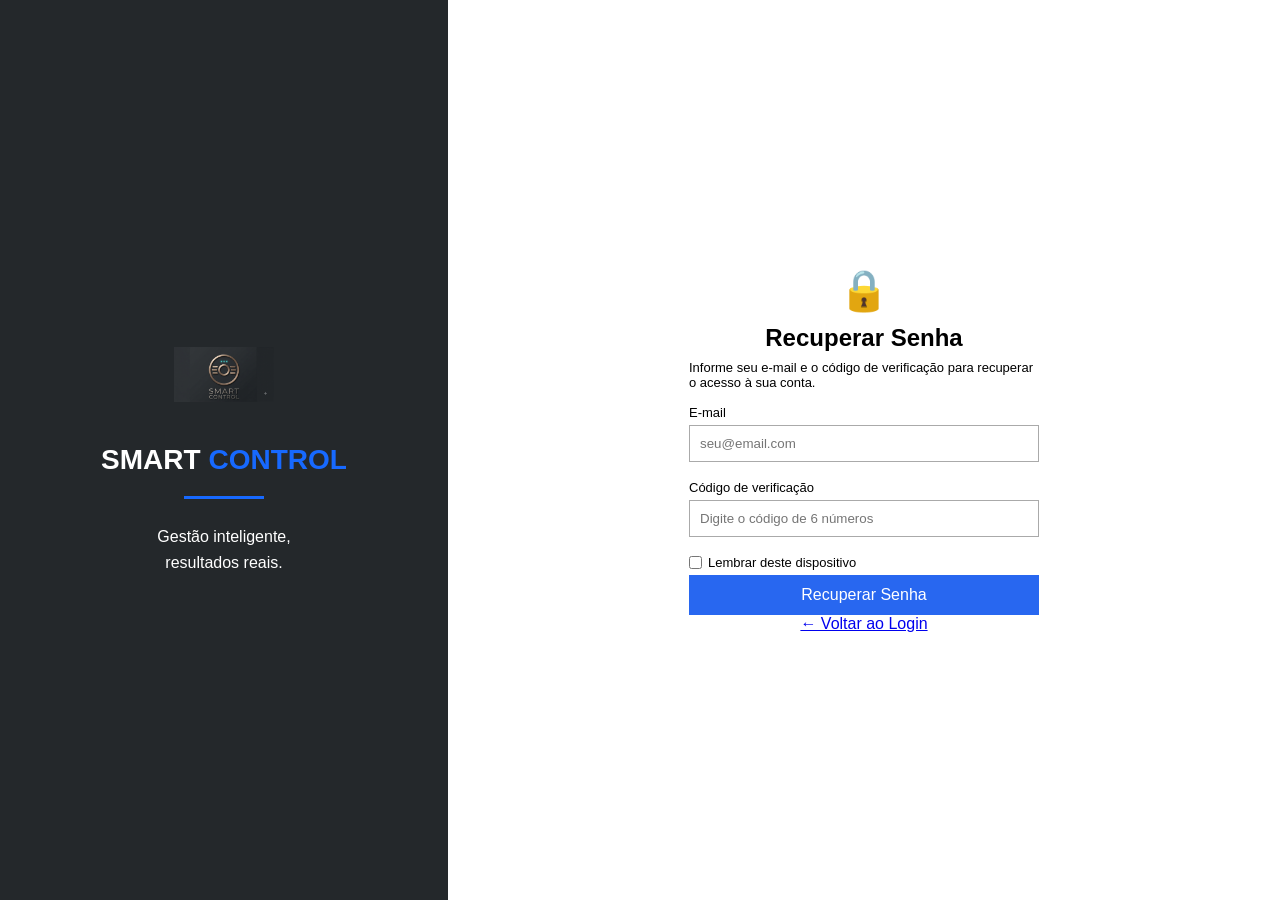
<file: recuperar-senha.html>
<!DOCTYPE html>
<html lang="pt-BR">

<head>
    <meta charset="UTF-8">

    <meta
        name="viewport"
        content="width=device-width, initial-scale=1.0">

    <title>Recuperar Senha - Smart Control</title>

    <link rel="stylesheet" href="style.css">
</head>


<body>

    <div class="pagina-recuperacao">

        <section class="recuperacao-esquerda">

            <img
                src="assets/images/logo.png"
                alt="Logo do sistema Smart Control"
                class="logo-recuperacao">


            <h1>
                SMART <span>CONTROL</span>
            </h1>


            <div class="linha-recuperacao"></div>


            <p>
                Gestão inteligente,<br>
                resultados reais.
            </p>

        </section>

        <main class="recuperacao-direita">


            <div class="caixa-recuperacao">


                <div class="cadeado">
                    🔒
                </div>


                <h2>
                    Recuperar Senha
                </h2>


                <p class="instrucao">
                    Informe seu e-mail e o código de verificação
                    para recuperar o acesso à sua conta.
                </p>



                <form
                    action="index.html"
                    method="get">

                    <label for="email">
                        E-mail
                    </label>


                    <input
                        type="email"
                        id="email"
                        name="email"
                        placeholder="seu@email.com"
                        required>

                    <label for="codigo">
                        Código de verificação
                    </label>


                    <input
                        type="text"
                        id="codigo"
                        name="codigo"
                        placeholder="Digite o código de 6 números"
                        minlength="6"
                        maxlength="6"
                        pattern="[0-9]{6}"
                        inputmode="numeric"
                        title="Digite exatamente 6 números"
                        required>

                    <label class="lembrar-recuperacao">

                        <input type="checkbox">

                        <span>
                            Lembrar deste dispositivo
                        </span>

                    </label>

                    <button type="submit">
                        Recuperar Senha
                    </button>

                </form>

                <a
                    href="index.html"
                    class="voltar-login">

                    ← Voltar ao Login

                </a>


            </div>

        </main>


    </div>

</body>

</html>
</file>
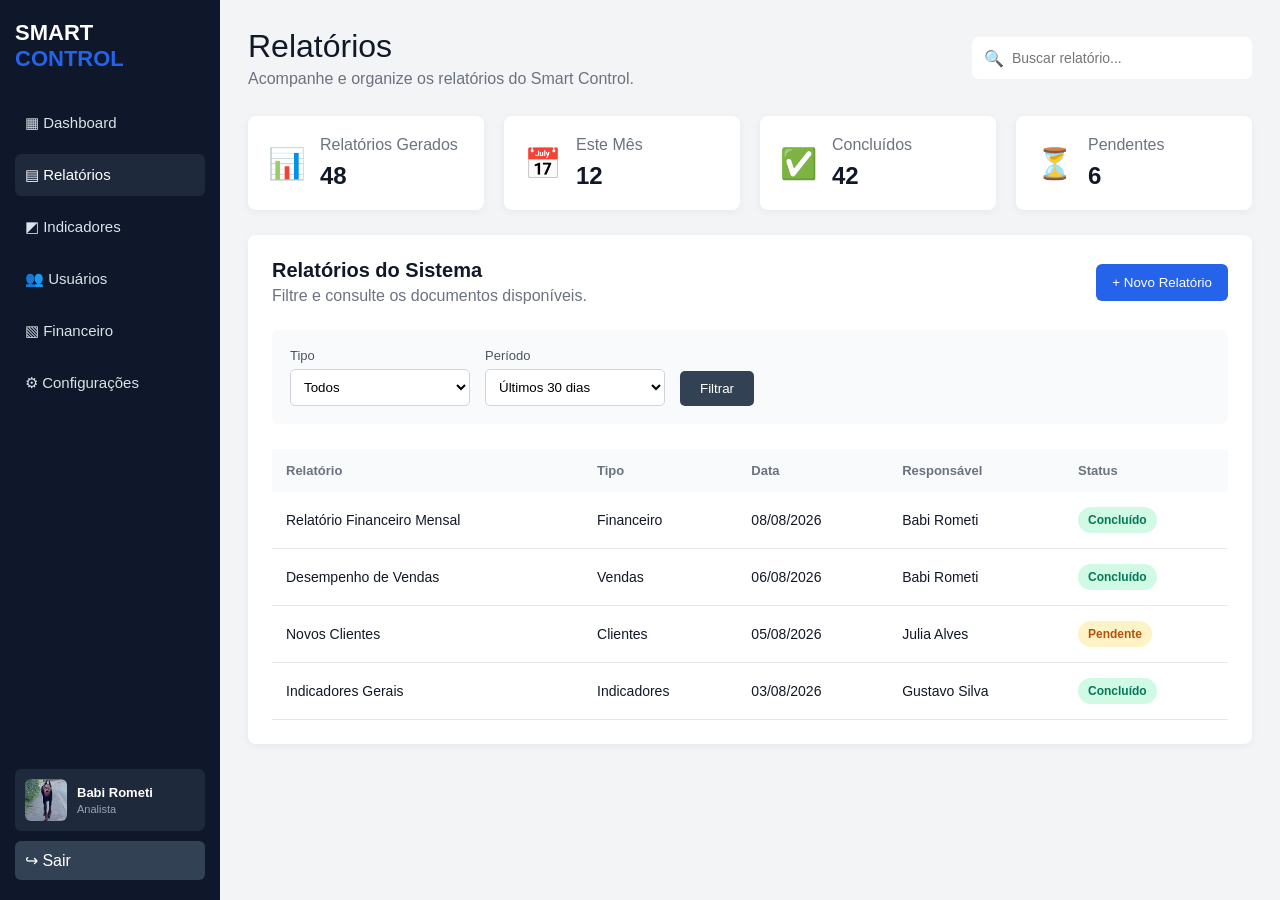
<file: relatorios.html>
<!DOCTYPE html>
<html lang="pt-BR">

<head>
    <meta charset="UTF-8">
    <meta name="viewport" content="width=device-width, initial-scale=1.0">

    <title>Relatórios - Smart Control</title>

    <link rel="stylesheet" href="relatorios.css">
</head>

<body>

    <aside class="menu-lateral">

        <div class="marca">
            SMART <span>CONTROL</span>
        </div>

        <nav>
            <ul>
                <li><a href="dashboard.html">▦ Dashboard</a></li>
                <li><a href="relatorios.html" class="ativo">▤ Relatórios</a></li>
                <li><a href="indicadores.html">◩ Indicadores</a></li>
                <li><a href="usuarios.html">👥 Usuários</a></li>
                <li><a href="financeiro.html">▧ Financeiro</a></li>
                <li><a href="configuracoes.html">⚙ Configurações</a></li>
            </ul>
        </nav>

        <div class="rodape-menu">

            <a href="perfil.html" class="perfil-menu">

                <img
                    src="assets/images/babi.png"
                    alt="Foto de Babi Rometi"
                    class="foto-perfil">

                <div class="dados-perfil">
                    <strong>Babi Rometi</strong>
                    <span>Analista</span>
                </div>

            </a>

            <a href="index.html" class="sair-menu">
                ↪ Sair
            </a>

        </div>

    </aside>


    <main class="conteudo">

        <header class="topo">

            <div>
                <h1>Relatórios</h1>
                <p>Acompanhe e organize os relatórios do Smart Control.</p>
            </div>

            <div class="busca">
                🔍
                <input type="text" placeholder="Buscar relatório...">
            </div>

        </header>


        <section class="cards">

            <h2 class="titulo-oculto">Resumo dos Relatórios</h2>

            <article class="card">
                <span>📊</span>
                <div>
                    <p>Relatórios Gerados</p>
                    <h2>48</h2>
                </div>
            </article>

            <article class="card">
                <span>📅</span>
                <div>
                    <p>Este Mês</p>
                    <h2>12</h2>
                </div>
            </article>

            <article class="card">
                <span>✅</span>
                <div>
                    <p>Concluídos</p>
                    <h2>42</h2>
                </div>
            </article>

            <article class="card">
                <span>⏳</span>
                <div>
                    <p>Pendentes</p>
                    <h2>6</h2>
                </div>
            </article>

        </section>


        <section class="painel">

            <div class="painel-topo">

                <div>
                    <h2>Relatórios do Sistema</h2>
                    <p>Filtre e consulte os documentos disponíveis.</p>
                </div>

                <button type="button">
                    + Novo Relatório
                </button>

            </div>


            <div class="filtros">

                <div>
                    <label for="tipo">Tipo</label>

                    <select id="tipo">
                        <option>Todos</option>
                        <option>Financeiro</option>
                        <option>Vendas</option>
                        <option>Clientes</option>
                        <option>Indicadores</option>
                    </select>
                </div>

                <div>
                    <label for="periodo">Período</label>

                    <select id="periodo">
                        <option>Últimos 30 dias</option>
                        <option>Últimos 7 dias</option>
                        <option>Este mês</option>
                        <option>Este ano</option>
                    </select>
                </div>

                <button type="button" class="filtrar">
                    Filtrar
                </button>

            </div>


            <div class="tabela-container">

                <table>

                    <thead>
                        <tr>
                            <th>Relatório</th>
                            <th>Tipo</th>
                            <th>Data</th>
                            <th>Responsável</th>
                            <th>Status</th>
                        </tr>
                    </thead>

                    <tbody>

                        <tr>
                            <td>Relatório Financeiro Mensal</td>
                            <td>Financeiro</td>
                            <td>08/08/2026</td>
                            <td>Babi Rometi</td>
                            <td><span class="status concluido">Concluído</span></td>
                        </tr>

                        <tr>
                            <td>Desempenho de Vendas</td>
                            <td>Vendas</td>
                            <td>06/08/2026</td>
                            <td>Babi Rometi</td>
                            <td><span class="status concluido">Concluído</span></td>
                        </tr>

                        <tr>
                            <td>Novos Clientes</td>
                            <td>Clientes</td>
                            <td>05/08/2026</td>
                            <td>Julia Alves</td>
                            <td><span class="status pendente">Pendente</span></td>
                        </tr>

                        <tr>
                            <td>Indicadores Gerais</td>
                            <td>Indicadores</td>
                            <td>03/08/2026</td>
                            <td>Gustavo Silva</td>
                            <td><span class="status concluido">Concluído</span></td>
                        </tr>

                    </tbody>

                </table>

            </div>

        </section>

    </main>

</body>

</html>
</file>
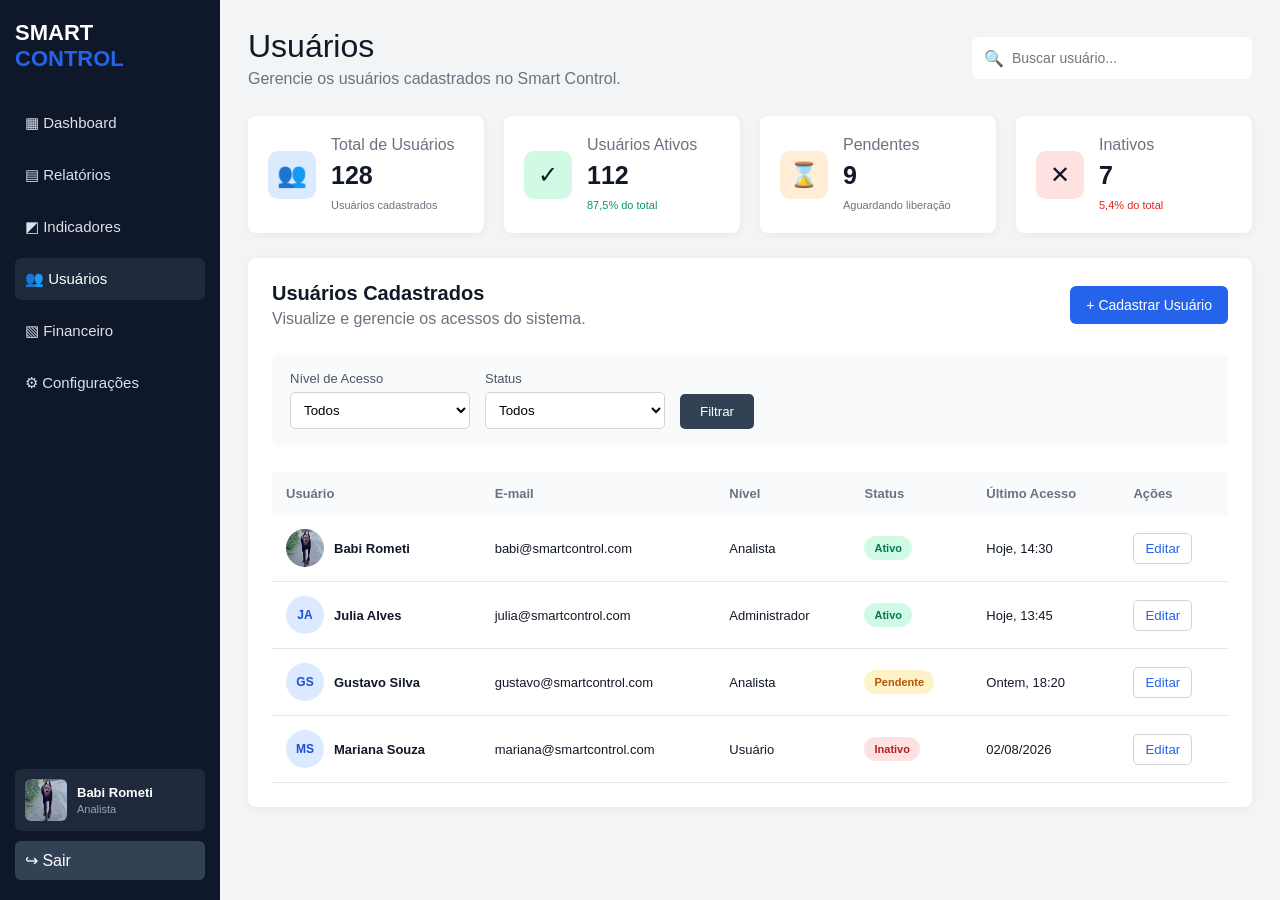
<file: usuarios.html>
<!DOCTYPE html>
<html lang="pt-BR">

<head>
    <meta charset="UTF-8">
    <meta name="viewport" content="width=device-width, initial-scale=1.0">

    <title>Usuários - Smart Control</title>

    <link rel="stylesheet" href="usuarios.css">
</head>

<body>

    <aside class="menu-lateral">

        <div class="marca">
            SMART <span>CONTROL</span>
        </div>

        <nav>
            <ul>
                <li><a href="dashboard.html">▦ Dashboard</a></li>
                <li><a href="relatorios.html">▤ Relatórios</a></li>
                <li><a href="indicadores.html">◩ Indicadores</a></li>
                <li><a href="usuarios.html" class="ativo">👥 Usuários</a></li>
                <li><a href="financeiro.html">▧ Financeiro</a></li>
                <li><a href="configuracoes.html">⚙ Configurações</a></li>
            </ul>
        </nav>

        <div class="rodape-menu">

            <a href="perfil.html" class="perfil-menu">

                <img
                    src="assets/images/babi.png"
                    alt="Foto de Babi Rometi"
                    class="foto-perfil">

                <div class="dados-perfil">
                    <strong>Babi Rometi</strong>
                    <span>Analista</span>
                </div>

            </a>

            <a href="index.html" class="sair-menu">
                ↪ Sair
            </a>

        </div>

    </aside>


    <main class="conteudo">

        <header class="topo">

            <div>
                <h1>Usuários</h1>
                <p>Gerencie os usuários cadastrados no Smart Control.</p>
            </div>

            <div class="busca">
                🔍
                <input type="text" placeholder="Buscar usuário...">
            </div>

        </header>


        <section class="cards">

            <h2 class="titulo-oculto">Resumo dos Usuários</h2>

            <article class="card">

                <div class="icone azul">👥</div>

                <div>
                    <p>Total de Usuários</p>
                    <h2>128</h2>
                    <small>Usuários cadastrados</small>
                </div>

            </article>


            <article class="card">

                <div class="icone verde">✓</div>

                <div>
                    <p>Usuários Ativos</p>
                    <h2>112</h2>
                    <small class="positivo">87,5% do total</small>
                </div>

            </article>


            <article class="card">

                <div class="icone laranja">⌛</div>

                <div>
                    <p>Pendentes</p>
                    <h2>9</h2>
                    <small>Aguardando liberação</small>
                </div>

            </article>


            <article class="card">

                <div class="icone vermelho">✕</div>

                <div>
                    <p>Inativos</p>
                    <h2>7</h2>
                    <small class="negativo">5,4% do total</small>
                </div>

            </article>

        </section>


        <section class="painel">

            <div class="painel-topo">

                <div>
                    <h2>Usuários Cadastrados</h2>
                    <p>Visualize e gerencie os acessos do sistema.</p>
                </div>

                <a href="cadastro.html" class="novo-usuario">
                    + Cadastrar Usuário
                </a>

            </div>


            <div class="filtros">

                <div>
                    <label for="nivel">Nível de Acesso</label>

                    <select id="nivel">
                        <option>Todos</option>
                        <option>Administrador</option>
                        <option>Analista</option>
                        <option>Usuário</option>
                    </select>
                </div>


                <div>
                    <label for="status">Status</label>

                    <select id="status">
                        <option>Todos</option>
                        <option>Ativo</option>
                        <option>Pendente</option>
                        <option>Inativo</option>
                    </select>
                </div>

                <button type="button" class="filtrar">
                    Filtrar
                </button>

            </div>


            <div class="tabela-container">

                <table>

                    <thead>
                        <tr>
                            <th>Usuário</th>
                            <th>E-mail</th>
                            <th>Nível</th>
                            <th>Status</th>
                            <th>Último Acesso</th>
                            <th>Ações</th>
                        </tr>
                    </thead>

                    <tbody>

                        <tr>

                            <td>
                                <div class="usuario-info">

                                    <img
                                        src="assets/images/babi.png"
                                        alt="Foto de Babi Rometi">

                                    <strong>Babi Rometi</strong>

                                </div>
                            </td>

                            <td>babi@smartcontrol.com</td>
                            <td>Analista</td>

                            <td>
                                <span class="status ativo">
                                    Ativo
                                </span>
                            </td>

                            <td>Hoje, 14:30</td>

                            <td>
                                <button class="acao">Editar</button>
                            </td>

                        </tr>


                        <tr>

                            <td>
                                <div class="usuario-info">

                                    <div class="avatar">
                                        JA
                                    </div>

                                    <strong>Julia Alves</strong>

                                </div>
                            </td>

                            <td>julia@smartcontrol.com</td>
                            <td>Administrador</td>

                            <td>
                                <span class="status ativo">
                                    Ativo
                                </span>
                            </td>

                            <td>Hoje, 13:45</td>

                            <td>
                                <button class="acao">Editar</button>
                            </td>

                        </tr>


                        <tr>

                            <td>
                                <div class="usuario-info">

                                    <div class="avatar">
                                        GS
                                    </div>

                                    <strong>Gustavo Silva</strong>

                                </div>
                            </td>

                            <td>gustavo@smartcontrol.com</td>
                            <td>Analista</td>

                            <td>
                                <span class="status pendente">
                                    Pendente
                                </span>
                            </td>

                            <td>Ontem, 18:20</td>

                            <td>
                                <button class="acao">Editar</button>
                            </td>

                        </tr>


                        <tr>

                            <td>
                                <div class="usuario-info">

                                    <div class="avatar">
                                        MS
                                    </div>

                                    <strong>Mariana Souza</strong>

                                </div>
                            </td>

                            <td>mariana@smartcontrol.com</td>
                            <td>Usuário</td>

                            <td>
                                <span class="status inativo">
                                    Inativo
                                </span>
                            </td>

                            <td>02/08/2026</td>

                            <td>
                                <button class="acao">Editar</button>
                            </td>

                        </tr>

                    </tbody>

                </table>

            </div>

        </section>

    </main>

</body>

</html>
</file>
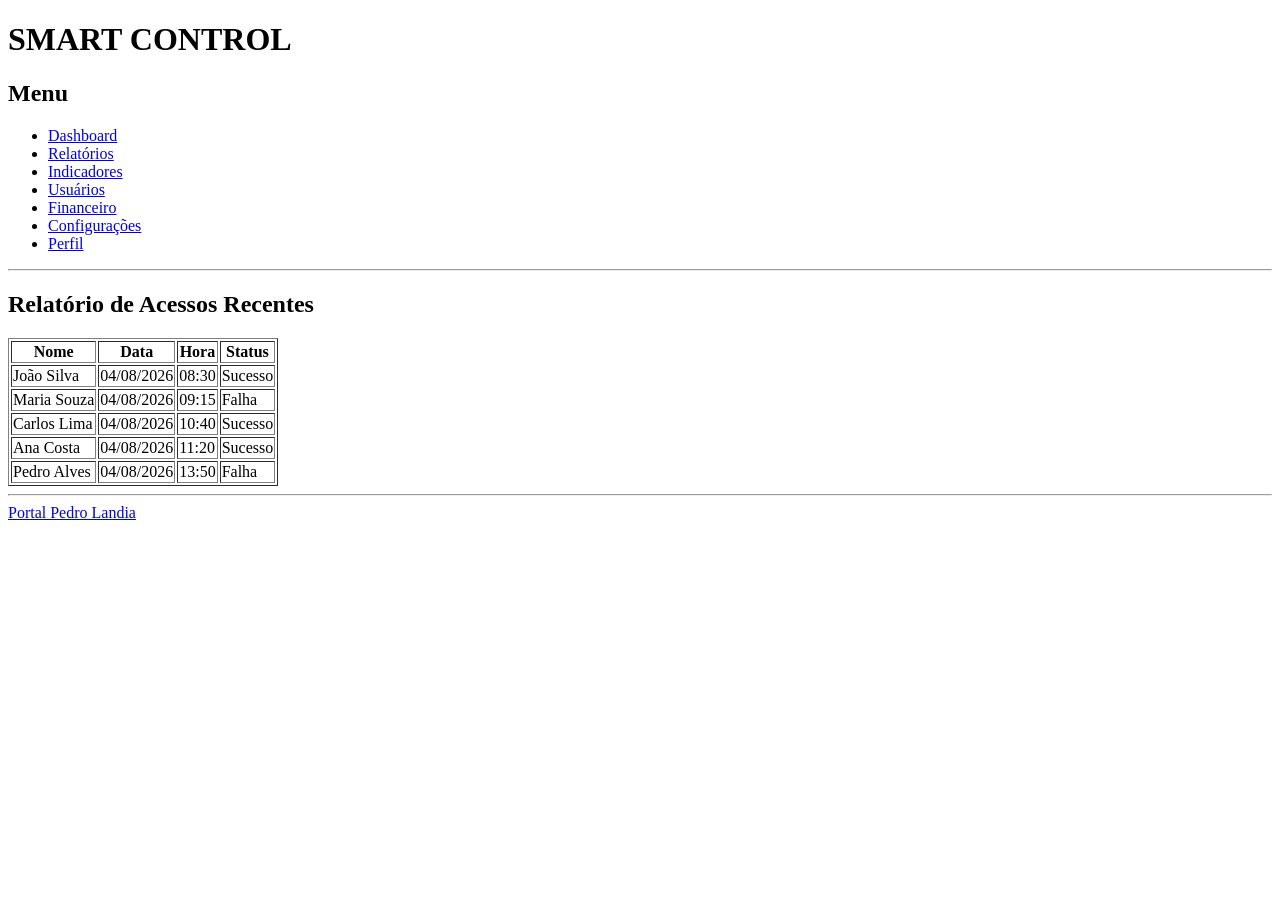
<file: Tela-de-login/dashboard.html>
<!DOCTYPE html>
<html lang="pt-BR">

<head>
    <meta charset="UTF-8">
    <meta name="viewport" content="width=device-width, initial-scale=1.0">
    <title>Dashboard - Smart Control</title>
</head>

<body>

    <h1>SMART CONTROL</h1>

    <h2>Menu</h2>

    <ul>
        <li><a href="#">Dashboard</a></li>
        <li><a href="#">Relatórios</a></li>
        <li><a href="#">Indicadores</a></li>
        <li><a href="#">Usuários</a></li>
        <li><a href="#">Financeiro</a></li>
        <li><a href="#">Configurações</a></li>
        <li><a href="#">Perfil</a></li>
    </ul>

    <hr>

    <h2>Relatório de Acessos Recentes</h2>

    <table border="1">

        <thead>
            <tr>
                <th>Nome</th>
                <th>Data</th>
                <th>Hora</th>
                <th>Status</th>
            </tr>
        </thead>

        <tbody>
            <tr>
                <td>João Silva</td>
                <td>04/08/2026</td>
                <td>08:30</td>
                <td>Sucesso</td>
            </tr>

            <tr>
                <td>Maria Souza</td>
                <td>04/08/2026</td>
                <td>09:15</td>
                <td>Falha</td>
            </tr>

            <tr>
                <td>Carlos Lima</td>
                <td>04/08/2026</td>
                <td>10:40</td>
                <td>Sucesso</td>
            </tr>

            <tr>
                <td>Ana Costa</td>
                <td>04/08/2026</td>
                <td>11:20</td>
                <td>Sucesso</td>
            </tr>

            <tr>
                <td>Pedro Alves</td>
                <td>04/08/2026</td>
                <td>13:50</td>
                <td>Falha</td>
            </tr>
        </tbody>

    </table>

    <hr>

    <footer>
        <a href="https://pedrolandia.com.br" target="_blank">
            Portal Pedro Landia
        </a>
    </footer>

</body>

</html>
</file>
<file: style.css>
* {
    margin: 0;
    padding: 0;
    box-sizing: border-box;
}

body {
    font-family: Arial, Helvetica, sans-serif;
    margin: 0;
}

.pagina-login {
    width: 100%;
    min-height: 100vh;
    display: flex;
}

.lado-esquerdo {
    width: 35%;
    min-height: 100vh;
    background-color: #24282B;
    color: white;

    display: flex;
    flex-direction: column;
    align-items: center;
    justify-content: center;

    text-align: center;
}

.logo-esquerda {
    width: 100px;
    height: 100px;
    object-fit: contain;
    margin-bottom: 20px;
}

.lado-esquerdo h1 {
    font-size: 28px;
    margin-bottom: 20px;
}

.lado-esquerdo h1 span {
    color: #1769ff;
}

.linha-azul {
    width: 80px;
    height: 3px;
    background-color: #1769ff;
    margin-bottom: 25px;
}

.lado-esquerdo p {
    font-size: 16px;
    line-height: 1.6;
}

.lado-direito {
    width: 65%;
    min-height: 100vh;
    background-color: #d1d1d1;

    display: flex;
    align-items: center;
    justify-content: center;
}

.caixa-login {
    width: 350px;
    text-align: center;
}

.icone-topo {
    font-size: 40px;
    margin-bottom: 10px;
}

.caixa-login h2 {
    margin-bottom: 10px;
    color: #222;
}

.caixa-login > p {
    margin-bottom: 25px;
    color: #222;
}

.caixa-login form {
    display: flex;
    flex-direction: column;
    text-align: left;
}

.caixa-login label {
    margin-bottom: 5px;
    font-size: 14px;
    color: #222;
}

.caixa-login input[type="email"],
.caixa-login input[type="password"] {
    width: 100%;
    padding: 10px;
    margin-bottom: 15px;

    border: 1px solid #aaa;
    background-color: white;
}

.opcoes-login {
    display: flex;
    justify-content: space-between;
    align-items: center;

    margin-bottom: 20px;
}

.opcoes-login label {
    display: flex;
    align-items: center;
    gap: 5px;
}

.opcoes-login a {
    color: #1769ff;
    text-decoration: none;
    font-size: 13px;
}

.opcoes-login a:hover {
    text-decoration: underline;
}

.caixa-login button {
    width: 100%;

    padding: 11px;

    border: none;

    background-color: #2867f0;
    color: white;

    font-size: 16px;

    cursor: pointer;
}

.caixa-login button:hover {
    background-color: #1755d7;
}

.cadastro {
    margin-top: 20px;
}

.cadastro a {
    color: #1769ff;
}

.pagina-recuperacao {
    width: 100%;
    min-height: 100vh;
    display: flex;
}

.recuperacao-esquerda {
    width: 35%;
    min-height: 100vh;
    background-color: #24282B;
    color: white;

    display: flex;
    flex-direction: column;
    justify-content: center;
    align-items: center;

    text-align: center;
}

.logo-recuperacao {
    width: 100px;
    height: 100px;
    object-fit: contain;
    margin-bottom: 20px;
}

.recuperacao-esquerda h1 {
    font-size: 28px;
    margin-bottom: 20px;
}

.recuperacao-esquerda h1 span {
    color: #1769ff;
}

.linha-recuperacao {
    width: 80px;
    height: 3px;
    background-color: #1769ff;
    margin-bottom: 25px;
}

.recuperacao-esquerda p {
    font-size: 16px;
    line-height: 1.6;
}

.recuperacao-direita {
    width: 65%;
    min-height: 100vh;
    background-color: #ffffff;

    display: flex;
    justify-content: center;
    align-items: center;
}

.caixa-recuperacao {
    width: 350px;
    text-align: center;
}

.cadeado {
    font-size: 40px;
    margin-bottom: 10px;
}

.caixa-recuperacao h2 {
    margin-bottom: 8px;
}

.caixa-recuperacao h3 {
    font-weight: normal;
    margin-bottom: 25px;
}

.instrucao {
    font-size: 13px;
    margin-bottom: 15px;
    text-align: left;
}

.caixa-recuperacao form {
    display: flex;
    flex-direction: column;
    text-align: left;
}

.caixa-recuperacao label {
    font-size: 13px;
    margin-bottom: 5px;
}

.caixa-recuperacao input[type="email"],
.caixa-recuperacao input[type="text"] {
    width: 100%;
    padding: 10px;
    margin-bottom: 18px;

    border: 1px solid #aaa;
    background-color: white;
}

.lembrar-recuperacao {
    display: flex;
    align-items: center;
    gap: 6px;

    margin-bottom: 25px;
}

.caixa-recuperacao button {
    width: 100%;

    padding: 11px;

    border: none;

    background-color: #2867f0;
    color: white;

    font-size: 16px;
    cursor: pointer;
}

.caixa-recuperacao button:hover {
    background-color: #1755d7;
}

.voltar-login {
    margin-top: 20px;
}

.voltar-login a {
    color: #1769ff;
    text-decoration: none;
}

.voltar-login a:hover {
    text-decoration: underline;
}
</file>
<file: cadastro.css>
* {
    margin: 0;
    padding: 0;
    box-sizing: border-box;
}

body {
    font-family: Arial, Helvetica, sans-serif;
    background-color: #f3f4f6;
    color: #111827;
}


.pagina-cadastro {
    min-height: 100vh;
    display: flex;
}

.lado-esquerdo {
    width: 42%;
    background-color: #24282b;
    color: white;

    display: flex;
    flex-direction: column;
    justify-content: center;
    align-items: center;

    text-align: center;
    padding: 40px;
}

.logo {
    width: 150px;
    margin-bottom: 25px;
}

.lado-esquerdo h1 {
    font-size: 34px;
    letter-spacing: 1px;
}

.lado-esquerdo h1 span {
    color: #2563eb;
}

.linha-azul {
    width: 70px;
    height: 4px;

    background-color: #2563eb;

    margin: 18px 0;
    border-radius: 20px;
}

.lado-esquerdo p {
    color: #d1d5db;
    font-size: 18px;
    line-height: 1.5;
}


.lado-direito {
    width: 58%;

    display: flex;
    justify-content: center;
    align-items: center;

    background-color: #ffffff;

    padding: 40px;
}

.caixa-cadastro {
    width: 100%;
    max-width: 520px;
}

.icone {
    width: 52px;
    height: 52px;

    display: flex;
    align-items: center;
    justify-content: center;

    margin-bottom: 18px;

    background-color: #eff6ff;

    border-radius: 12px;

    font-size: 25px;
}

.caixa-cadastro h2 {
    font-size: 30px;
    margin-bottom: 8px;
}

.subtitulo {
    color: #6b7280;
    margin-bottom: 28px;
}

.campo {
    display: flex;
    flex-direction: column;

    gap: 7px;

    margin-bottom: 17px;
}

.campo label {
    font-size: 13px;
    font-weight: bold;
    color: #374151;
}

.campo input,
.campo select {
    width: 100%;

    padding: 12px;

    border: 1px solid #d1d5db;
    border-radius: 7px;

    outline: none;

    font-size: 14px;

    background-color: white;
}

.campo input:focus,
.campo select:focus {
    border-color: #2563eb;
}


.termos {
    display: flex;
    align-items: flex-start;

    gap: 9px;

    margin: 20px 0;

    color: #4b5563;

    font-size: 13px;
}

.termos input {
    margin-top: 2px;
}

button {
    width: 100%;

    padding: 13px;

    border: none;
    border-radius: 7px;

    background-color: #2563eb;
    color: white;

    font-size: 15px;
    font-weight: bold;

    cursor: pointer;
}

button:hover {
    background-color: #1d4ed8;
}

.login {
    margin-top: 22px;

    text-align: center;

    color: #6b7280;

    font-size: 13px;
}

.login a {
    color: #2563eb;
    text-decoration: none;
    font-weight: bold;
}

.login a:hover {
    text-decoration: underline;
}

.localizacao {
    background-color: #f8fafc;

    padding: 35px;

    text-align: center;
}

.localizacao h2 {
    font-size: 20px;
    margin-bottom: 5px;
}

.localizacao p {
    color: #6b7280;
    margin-bottom: 20px;
}

.localizacao iframe {
    width: 100%;
    max-width: 950px;
    height: 250px;

    border: 0;
    border-radius: 8px;
}

@media (max-width: 800px) {

    .pagina-cadastro {
        flex-direction: column;
    }

    .lado-esquerdo,
    .lado-direito {
        width: 100%;
    }

    .lado-esquerdo {
        min-height: 300px;
    }

    .lado-direito {
        padding: 35px 20px;
    }

}
</file>
<file: configuracoes.css>
* {
    margin: 0;
    padding: 0;
    box-sizing: border-box;
}

body {
    font-family: Arial, Helvetica, sans-serif;
    background-color: #f3f4f6;
    color: #111827;
}

.menu-lateral {
    width: 220px;
    height: 100vh;
    background-color: #0f172a;
    color: white;
    position: fixed;
    top: 0;
    left: 0;
    padding: 20px 15px;
}

.marca {
    font-size: 22px;
    font-weight: bold;
    margin-bottom: 30px;
}

.marca span {
    color: #2563eb;
}

.menu-lateral ul {
    list-style: none;
}

.menu-lateral li {
    margin-bottom: 10px;
}

.menu-lateral nav a {
    display: block;
    color: #dbe2ea;
    text-decoration: none;
    padding: 12px 10px;
    border-radius: 6px;
    font-size: 15px;
}

.menu-lateral nav a:hover,
.menu-lateral nav a.ativo {
    background-color: #1e293b;
    color: white;
}

.rodape-menu {
    position: absolute;
    bottom: 20px;
    left: 15px;
    right: 15px;
}

.perfil-menu {
    display: flex;
    align-items: center;
    gap: 10px;
    padding: 10px;
    margin-bottom: 10px;
    background-color: #1e293b;
    border-radius: 6px;
    text-decoration: none;
}

.perfil-menu:hover {
    background-color: #334155;
}

.foto-perfil {
    width: 42px;
    height: 42px;
    border-radius: 6px;
    object-fit: cover;
}

.dados-perfil {
    display: flex;
    flex-direction: column;
}

.dados-perfil strong {
    color: white;
    font-size: 13px;
}

.dados-perfil span {
    color: #94a3b8;
    font-size: 11px;
    margin-top: 3px;
}

.sair-menu {
    display: block;
    padding: 10px;
    background-color: #334155;
    color: white;
    text-decoration: none;
    border-radius: 6px;
}

.sair-menu:hover {
    background-color: #475569;
}

.conteudo {
    margin-left: 220px;
    min-height: 100vh;
    padding: 28px;
}

.topo {
    margin-bottom: 28px;
}

.topo h1 {
    font-size: 32px;
    font-weight: 500;
}

.topo p {
    margin-top: 5px;
    color: #6b7280;
}

.grade-configuracoes {
    display: grid;
    grid-template-columns: 1fr 1fr;
    gap: 20px;
}

.painel {
    background-color: white;
    padding: 24px;
    border-radius: 8px;
    box-shadow: 0 2px 8px rgba(0, 0, 0, 0.05);
}

.titulo-painel {
    display: flex;
    align-items: center;
    gap: 12px;
    padding-bottom: 18px;
    margin-bottom: 20px;
    border-bottom: 1px solid #e5e7eb;
}

.icone {
    width: 45px;
    height: 45px;
    display: flex;
    justify-content: center;
    align-items: center;
    background-color: #eff6ff;
    border-radius: 9px;
    font-size: 22px;
}

.titulo-painel h2 {
    font-size: 18px;
}

.titulo-painel p {
    margin-top: 4px;
    color: #6b7280;
    font-size: 12px;
}

.campo {
    display: flex;
    flex-direction: column;
    gap: 7px;
    margin-bottom: 18px;
}

.campo label {
    color: #374151;
    font-size: 13px;
    font-weight: bold;
}

.campo select,
.campo input {
    width: 100%;
    padding: 11px;
    border: 1px solid #d1d5db;
    border-radius: 6px;
    background-color: white;
    outline: none;
    font-size: 14px;
}

.campo select:focus,
.campo input:focus {
    border-color: #2563eb;
}

.opcao {
    display: flex;
    justify-content: space-between;
    align-items: center;
    padding: 16px 0;
    border-bottom: 1px solid #f1f5f9;
}

.opcao strong {
    font-size: 14px;
}

.opcao p {
    margin-top: 4px;
    color: #6b7280;
    font-size: 12px;
}

.switch {
    position: relative;
    width: 46px;
    height: 24px;
    flex-shrink: 0;
}

.switch input {
    opacity: 0;
    width: 0;
    height: 0;
}

.slider {
    position: absolute;
    cursor: pointer;
    inset: 0;
    background-color: #cbd5e1;
    border-radius: 30px;
    transition: 0.3s;
}

.slider::before {
    content: "";
    position: absolute;
    width: 18px;
    height: 18px;
    left: 3px;
    top: 3px;
    background-color: white;
    border-radius: 50%;
    transition: 0.3s;
}

.switch input:checked + .slider {
    background-color: #2563eb;
}

.switch input:checked + .slider::before {
    transform: translateX(22px);
}

.botao-secundario {
    padding: 10px 15px;
    border: 1px solid #2563eb;
    background-color: white;
    color: #2563eb;
    border-radius: 6px;
    cursor: pointer;
}

.botao-secundario:hover {
    background-color: #eff6ff;
}

.informacao {
    display: flex;
    justify-content: space-between;
    align-items: center;
    padding: 16px 0;
    border-bottom: 1px solid #f1f5f9;
    font-size: 14px;
}

.informacao span {
    color: #6b7280;
}

.online {
    color: #059669;
}

.acoes {
    display: flex;
    justify-content: flex-end;
    gap: 12px;
    margin-top: 25px;
}

.cancelar,
.salvar {
    padding: 11px 18px;
    border-radius: 6px;
    cursor: pointer;
    font-size: 14px;
}

.cancelar {
    background-color: white;
    border: 1px solid #d1d5db;
    color: #374151;
}

.cancelar:hover {
    background-color: #f8fafc;
}

.salvar {
    border: none;
    background-color: #2563eb;
    color: white;
}

.salvar:hover {
    background-color: #1d4ed8;
}

@media (max-width: 900px) {

    .grade-configuracoes {
        grid-template-columns: 1fr;
    }

}

@media (max-width: 750px) {

    .menu-lateral {
        width: 180px;
    }

    .conteudo {
        margin-left: 180px;
        padding: 18px;
    }

}

.titulo-oculto {
    position: absolute;
    width: 1px;
    height: 1px;
    padding: 0;
    margin: -1px;
    overflow: hidden;
    clip: rect(0, 0, 0, 0);
    white-space: nowrap;
    border: 0;
}
</file>
<file: dashboard.css>
* {
    margin: 0;
    padding: 0;
    box-sizing: border-box;
}

body {
    font-family: Arial, Helvetica, sans-serif;
    background-color: #f3f4f6;
    color: #111827;
}

.menu-lateral {
    width: 220px;
    min-height: 100vh;
    background-color: #0f172a;
    color: white;

    position: fixed;
    left: 0;
    top: 0;

    padding: 20px 15px;
}

.marca-dashboard {
    font-size: 22px;
    font-weight: bold;
    margin-bottom: 30px;
}

.marca-dashboard span {
    color: #2563eb;
}

.menu-lateral nav ul {
    list-style: none;
}

.menu-lateral nav ul li {
    margin-bottom: 10px;
}

.menu-lateral nav ul li a {
    display: block;
    color: #dbe2ea;
    text-decoration: none;

    padding: 12px 10px;
    border-radius: 6px;

    font-size: 15px;
}

.menu-lateral nav ul li a:hover {
    background-color: #1e293b;
    color: white;
}

.conteudo-dashboard {
    margin-left: 220px;
    min-height: 100vh;
    padding: 28px;
    background-color: #f3f4f6;
}

.topo-dashboard {
    display: flex;
    justify-content: space-between;
    align-items: center;
    margin-bottom: 28px;
}

.topo-dashboard h1 {
    font-size: 32px;
    font-weight: 500;
}

.topo-dashboard p {
    margin-top: 5px;
    color: #6b7280;
}

.busca {
    width: 280px;
    height: 42px;

    display: flex;
    align-items: center;
    gap: 8px;

    background-color: white;

    padding: 0 12px;

    border-radius: 7px;

    box-shadow: 0 1px 4px rgba(0, 0, 0, 0.05);
}

.busca input {
    width: 100%;

    border: none;
    outline: none;

    font-size: 14px;
}

.cards-dashboard {
    display: grid;

    grid-template-columns: repeat(4, 1fr);

    gap: 20px;

    margin-bottom: 25px;
}

.card-dashboard {
    background-color: white;

    padding: 20px;

    border-radius: 8px;

    box-shadow: 0 2px 8px rgba(0, 0, 0, 0.06);
}

.card-titulo {
    display: flex;

    align-items: center;

    gap: 10px;

    margin-bottom: 18px;
}

.card-titulo span {
    font-size: 25px;
}

.card-titulo p {
    color: #4b5563;
}

.card-dashboard h2 {
    margin-bottom: 15px;

    font-size: 22px;
}

.card-dashboard small {
    font-size: 12px;
}

.positivo {
    color: #10b981;
}

.negativo {
    color: #ef4444;
}

.grade-graficos {
    display: grid;

    grid-template-columns: 2fr 1fr;

    gap: 20px;

    margin-bottom: 20px;
}

.painel {
    background-color: white;

    padding: 22px;

    border-radius: 8px;

    box-shadow: 0 2px 8px rgba(0, 0, 0, 0.05);
}

.painel h2 {
    font-size: 18px;

    margin-bottom: 20px;
}

.painel-topo {
    display: flex;

    justify-content: space-between;

    align-items: center;
}

.painel-topo span {
    font-size: 12px;

    color: #6b7280;

    border: 1px solid #e5e7eb;

    padding: 7px 10px;

    border-radius: 5px;
}

.grafico-linha {
    width: 100%;

    height: 260px;
}

.grafico-linha svg {
    width: 100%;

    height: 100%;
}

.grafico-linha line {
    stroke: #e5e7eb;

    stroke-width: 1;
}

.grafico-linha polyline {
    fill: none;

    stroke: #2563eb;

    stroke-width: 4;
}

.grafico-linha circle {
    fill: #2563eb;
}

.grafico-pizza-area {
    display: flex;

    align-items: center;

    justify-content: center;

    gap: 30px;

    min-height: 250px;
}

.grafico-pizza {
    width: 160px;

    height: 160px;

    border-radius: 50%;

    background: conic-gradient(
        #2563eb 0% 45%,
        #22c55e 45% 75%,
        #f59e0b 75% 90%,
        #7c3aed 90% 100%
    );

    position: relative;
}

.grafico-pizza::after {
    content: "";

    position: absolute;

    width: 75px;

    height: 75px;

    background-color: white;

    border-radius: 50%;

    top: 42px;

    left: 42px;
}

.legenda-pizza p {
    margin: 12px 0;

    font-size: 13px;
}

.legenda-pizza strong {
    margin-left: 8px;
}

.grade-inferior {
    display: grid;

    grid-template-columns: 1fr 1fr;

    gap: 20px;
}

.atividade {
    display: grid;

    grid-template-columns: 35px 1fr auto;

    align-items: center;

    gap: 10px;

    padding: 12px 0;

    border-bottom: 1px solid #f1f1f1;
}

.atividade span {
    font-size: 22px;
}

.atividade strong {
    font-size: 14px;
}

.atividade p {
    color: #6b7280;

    font-size: 12px;

    margin-top: 3px;
}

.atividade small {
    color: #9ca3af;

    font-size: 11px;
}

.tarefa {
    display: grid;

    grid-template-columns: 25px 1fr auto;

    align-items: center;

    gap: 8px;

    padding: 13px 0;

    border-bottom: 1px solid #f1f1f1;
}

.tarefa input {
    width: 17px;

    height: 17px;
}

.tarefa span {
    font-size: 14px;
}

.tarefa small {
    color: #9ca3af;

    font-size: 11px;
}

.tarefa input:checked + span {
    text-decoration: line-through;

    color: #6b7280;
}

@media (max-width: 1100px) {

    .cards-dashboard {
        grid-template-columns: repeat(2, 1fr);
    }

    .grade-graficos {
        grid-template-columns: 1fr;
    }
}


@media (max-width: 800px) {

    .menu-lateral {
        width: 180px;
    }

    .conteudo-dashboard {
        margin-left: 180px;

        padding: 20px;
    }

    .topo-dashboard {
        flex-direction: column;

        align-items: flex-start;

        gap: 15px;
    }

    .busca {
        width: 100%;
    }

    .cards-dashboard {
        grid-template-columns: 1fr;
    }

    .grade-inferior {
        grid-template-columns: 1fr;
    }
}

.rodape-menu {
    position: absolute;
    bottom: 20px;
    left: 15px;
    right: 15px;
}

.perfil-menu {
    display: flex;
    align-items: center;
    gap: 10px;

    padding: 10px;
    margin-bottom: 10px;

    background-color: #1e293b;

    border-radius: 6px;

    text-decoration: none;
color: white;
cursor: pointer;
}

.perfil-menu:hover {
    background-color: #334155;
}

.foto-perfil {
    width: 42px;
    height: 42px;

    border-radius: 6px;

    object-fit: cover;
}

.dados-perfil {
    display: flex;
    flex-direction: column;
}

.dados-perfil strong {
    font-size: 13px;
    color: white;
}

.dados-perfil span {
    font-size: 11px;
    color: #94a3b8;
    margin-top: 3px;
}

.sair-menu {
    display: block;

    padding: 10px;

    background-color: #334155;

    color: white;

    text-decoration: none;

    border-radius: 6px;
}

.sair-menu:hover {
    background-color: #475569;
}

.painel-acessos {
    margin-top: 20px;
}

.painel-topo-acessos {
    margin-bottom: 20px;
}

.painel-topo-acessos h2 {
    font-size: 18px;
    margin-bottom: 5px;
}

.painel-topo-acessos p {
    color: #6b7280;
    font-size: 13px;
}

.tabela-acessos-container {
    overflow-x: auto;
}

.tabela-acessos {
    width: 100%;
    border-collapse: collapse;
}

.tabela-acessos th {
    padding: 13px;
    text-align: left;
    background-color: #f8fafc;
    color: #6b7280;
    font-size: 13px;
}

.tabela-acessos td {
    padding: 14px 13px;
    border-bottom: 1px solid #e5e7eb;
    font-size: 14px;
}

.tabela-acessos tbody tr:hover {
    background-color: #f8fafc;
}

.status-acesso {
    display: inline-block;
    padding: 6px 10px;
    border-radius: 20px;
    font-size: 11px;
    font-weight: bold;
}

.ativo-acesso {
    background-color: #d1fae5;
    color: #047857;
}

.encerrado-acesso {
    background-color: #e5e7eb;
    color: #4b5563;
}

.titulo-oculto {
    position: absolute;
    width: 1px;
    height: 1px;
    padding: 0;
    margin: -1px;
    overflow: hidden;
    clip: rect(0, 0, 0, 0);
    white-space: nowrap;
    border: 0;
}

body.dark-theme {
background: #121212;
color: white;
}

body.dark-theme .cards-dashboard,
body.dark-theme .card,
body.dark-theme .grafico,
body.dark-theme .tabela,
body.dark-theme main {
background: #1e1e1e !important;
color: white !important;
}

body.dark-theme p,
body.dark-theme h1,
body.dark-theme h2,
body.dark-theme h3,
body.dark-theme span,
body.dark-theme td,
body.dark-theme th {
color: white !important;
}
</file>
<file: financeiro.css>
* {
    margin: 0;
    padding: 0;
    box-sizing: border-box;
}

body {
    font-family: Arial, Helvetica, sans-serif;
    background-color: #f3f4f6;
    color: #111827;
}

.menu-lateral {
    width: 220px;
    height: 100vh;
    background-color: #0f172a;
    color: white;
    position: fixed;
    top: 0;
    left: 0;
    padding: 20px 15px;
}

.marca {
    font-size: 22px;
    font-weight: bold;
    margin-bottom: 30px;
}

.marca span {
    color: #2563eb;
}

.menu-lateral ul {
    list-style: none;
}

.menu-lateral li {
    margin-bottom: 10px;
}

.menu-lateral nav a {
    display: block;
    color: #dbe2ea;
    text-decoration: none;
    padding: 12px 10px;
    border-radius: 6px;
    font-size: 15px;
}

.menu-lateral nav a:hover,
.menu-lateral nav a.ativo {
    background-color: #1e293b;
    color: white;
}

.rodape-menu {
    position: absolute;
    bottom: 20px;
    left: 15px;
    right: 15px;
}

.perfil-menu {
    display: flex;
    align-items: center;
    gap: 10px;
    padding: 10px;
    margin-bottom: 10px;
    background-color: #1e293b;
    border-radius: 6px;
    text-decoration: none;
}

.perfil-menu:hover {
    background-color: #334155;
}

.foto-perfil {
    width: 42px;
    height: 42px;
    border-radius: 6px;
    object-fit: cover;
}

.dados-perfil {
    display: flex;
    flex-direction: column;
}

.dados-perfil strong {
    color: white;
    font-size: 13px;
}

.dados-perfil span {
    color: #94a3b8;
    font-size: 11px;
    margin-top: 3px;
}

.sair-menu {
    display: block;
    padding: 10px;
    background-color: #334155;
    color: white;
    text-decoration: none;
    border-radius: 6px;
}

.sair-menu:hover {
    background-color: #475569;
}

.conteudo {
    margin-left: 220px;
    min-height: 100vh;
    padding: 28px;
}

.topo {
    display: flex;
    justify-content: space-between;
    align-items: center;
    margin-bottom: 28px;
}

.topo h1 {
    font-size: 32px;
    font-weight: 500;
}

.topo p {
    margin-top: 5px;
    color: #6b7280;
}

.busca {
    width: 280px;
    height: 42px;
    display: flex;
    align-items: center;
    gap: 8px;
    background-color: white;
    padding: 0 12px;
    border-radius: 7px;
}

.busca input {
    width: 100%;
    border: none;
    outline: none;
    font-size: 14px;
}

.cards {
    display: grid;
    grid-template-columns: repeat(4, 1fr);
    gap: 20px;
    margin-bottom: 25px;
}

.card {
    display: flex;
    align-items: center;
    gap: 15px;
    padding: 20px;
    background-color: white;
    border-radius: 8px;
    box-shadow: 0 2px 8px rgba(0, 0, 0, 0.05);
}

.card p {
    color: #6b7280;
    margin-bottom: 7px;
}

.card h2 {
    font-size: 22px;
    margin-bottom: 5px;
}

.card small {
    font-size: 11px;
    color: #6b7280;
}

.icone {
    width: 48px;
    height: 48px;
    display: flex;
    justify-content: center;
    align-items: center;
    border-radius: 10px;
    font-size: 24px;
}

.verde {
    background-color: #d1fae5;
}

.vermelho {
    background-color: #fee2e2;
}

.azul {
    background-color: #dbeafe;
}

.laranja {
    background-color: #ffedd5;
}

.positivo {
    color: #059669 !important;
}

.negativo {
    color: #dc2626 !important;
}

.grade-principal {
    display: grid;
    grid-template-columns: 2fr 1fr;
    gap: 20px;
    margin-bottom: 20px;
}

.painel {
    background-color: white;
    padding: 24px;
    border-radius: 8px;
    box-shadow: 0 2px 8px rgba(0, 0, 0, 0.05);
    margin-bottom: 20px;
}

.painel-topo {
    display: flex;
    justify-content: space-between;
    align-items: center;
    margin-bottom: 25px;
}

.painel-topo h2 {
    font-size: 19px;
}

.painel-topo p {
    color: #6b7280;
    margin-top: 5px;
}

.painel-topo select {
    padding: 8px 10px;
    border: 1px solid #d1d5db;
    border-radius: 5px;
    background-color: white;
}

.grafico {
    height: 280px;
    display: flex;
    justify-content: space-around;
    align-items: flex-end;
    gap: 20px;
    padding-top: 20px;
    border-bottom: 1px solid #d1d5db;
}

.coluna {
    height: 100%;
    display: flex;
    align-items: flex-end;
    gap: 5px;
    position: relative;
    padding-bottom: 25px;
}

.coluna span {
    position: absolute;
    bottom: 5px;
    left: 50%;
    transform: translateX(-50%);
    color: #6b7280;
    font-size: 12px;
}

.barra {
    width: 24px;
    border-radius: 5px 5px 0 0;
}

.barra.receita {
    background-color: #2563eb;
}

.barra.despesa {
    background-color: #f97316;
}

.legenda {
    display: flex;
    gap: 20px;
    margin-top: 18px;
    font-size: 13px;
    color: #6b7280;
}

.legenda span {
    display: flex;
    align-items: center;
    gap: 6px;
}

.legenda i {
    width: 10px;
    height: 10px;
    border-radius: 50%;
}

.cor-receita {
    background-color: #2563eb;
}

.cor-despesa {
    background-color: #f97316;
}

.resumo h2 {
    margin-bottom: 25px;
}

.linha-resumo {
    display: flex;
    justify-content: space-between;
    padding: 15px 0;
    border-bottom: 1px solid #e5e7eb;
    font-size: 14px;
}

.linha-resumo span {
    color: #6b7280;
}

.saldo {
    margin-top: 25px;
    padding: 18px;
    background-color: #eff6ff;
    border-radius: 8px;
}

.saldo span {
    color: #6b7280;
    font-size: 13px;
}

.saldo h2 {
    margin-top: 8px;
    margin-bottom: 0;
    color: #1d4ed8;
}

.nova-movimentacao {
    padding: 11px 16px;
    border: none;
    background-color: #2563eb;
    color: white;
    border-radius: 6px;
    cursor: pointer;
}

.nova-movimentacao:hover {
    background-color: #1d4ed8;
}

.filtros {
    display: flex;
    gap: 12px;
    margin-bottom: 20px;
}

.filtros select {
    padding: 9px 12px;
    border: 1px solid #d1d5db;
    border-radius: 5px;
    background-color: white;
}

.tabela-container {
    overflow-x: auto;
}

table {
    width: 100%;
    border-collapse: collapse;
}

th {
    padding: 14px;
    text-align: left;
    font-size: 13px;
    color: #6b7280;
    background-color: #f8fafc;
}

td {
    padding: 14px;
    border-bottom: 1px solid #e5e7eb;
    font-size: 13px;
}

tbody tr:hover {
    background-color: #f8fafc;
}

.tipo,
.status {
    display: inline-block;
    padding: 6px 10px;
    border-radius: 20px;
    font-size: 11px;
    font-weight: bold;
}

.entrada {
    color: #047857;
    background-color: #d1fae5;
}

.saida {
    color: #b91c1c;
    background-color: #fee2e2;
}

.valor-entrada {
    color: #059669;
    font-weight: bold;
}

.valor-saida {
    color: #dc2626;
    font-weight: bold;
}

.pago {
    color: #047857;
    background-color: #d1fae5;
}

.pendente {
    color: #b45309;
    background-color: #fef3c7;
}

@media (max-width: 1050px) {

    .cards {
        grid-template-columns: repeat(2, 1fr);
    }

    .grade-principal {
        grid-template-columns: 1fr;
    }

}

@media (max-width: 750px) {

    .menu-lateral {
        width: 180px;
    }

    .conteudo {
        margin-left: 180px;
        padding: 18px;
    }

    .cards {
        grid-template-columns: 1fr;
    }

    .topo {
        flex-direction: column;
        align-items: flex-start;
        gap: 15px;
    }

    .busca {
        width: 100%;
    }

}

.titulo-oculto {
    position: absolute;
    width: 1px;
    height: 1px;
    padding: 0;
    margin: -1px;
    overflow: hidden;
    clip: rect(0, 0, 0, 0);
    white-space: nowrap;
    border: 0;
}
</file>
<file: indicadores.css>
* {
    margin: 0;
    padding: 0;
    box-sizing: border-box;
}

body {
    font-family: Arial, Helvetica, sans-serif;
    background-color: #f3f4f6;
    color: #111827;
}

.menu-lateral {
    width: 220px;
    height: 100vh;

    background-color: #0f172a;
    color: white;

    position: fixed;

    top: 0;
    left: 0;

    padding: 20px 15px;
}

.marca {
    font-size: 22px;
    font-weight: bold;

    margin-bottom: 30px;
}

.marca span {
    color: #2563eb;
}

.menu-lateral ul {
    list-style: none;
}

.menu-lateral li {
    margin-bottom: 10px;
}

.menu-lateral nav a {
    display: block;

    color: #dbe2ea;

    text-decoration: none;

    padding: 12px 10px;

    border-radius: 6px;

    font-size: 15px;
}

.menu-lateral nav a:hover,
.menu-lateral nav a.ativo {
    background-color: #1e293b;
    color: white;
}

.rodape-menu {
    position: absolute;

    bottom: 20px;
    left: 15px;
    right: 15px;
}

.perfil-menu {
    display: flex;
    align-items: center;

    gap: 10px;

    padding: 10px;

    margin-bottom: 10px;

    background-color: #1e293b;

    border-radius: 6px;

    text-decoration: none;
}

.perfil-menu:hover {
    background-color: #334155;
}

.foto-perfil {
    width: 42px;
    height: 42px;

    border-radius: 6px;

    object-fit: cover;
}

.dados-perfil {
    display: flex;

    flex-direction: column;
}

.dados-perfil strong {
    color: white;

    font-size: 13px;
}

.dados-perfil span {
    color: #94a3b8;

    font-size: 11px;

    margin-top: 3px;
}

.sair-menu {
    display: block;

    padding: 10px;

    background-color: #334155;

    color: white;

    text-decoration: none;

    border-radius: 6px;
}

.sair-menu:hover {
    background-color: #475569;
}

.conteudo {
    margin-left: 220px;

    padding: 28px;

    min-height: 100vh;
}

.topo {
    display: flex;

    justify-content: space-between;

    align-items: center;

    margin-bottom: 28px;
}

.topo h1 {
    font-size: 32px;

    font-weight: 500;
}

.topo p {
    margin-top: 5px;

    color: #6b7280;
}

.busca {
    width: 280px;
    height: 42px;

    display: flex;

    align-items: center;

    gap: 8px;

    background-color: white;

    padding: 0 12px;

    border-radius: 7px;
}

.busca input {
    width: 100%;

    border: none;

    outline: none;

    font-size: 14px;
}

.cards {
    display: grid;

    grid-template-columns: repeat(4, 1fr);

    gap: 20px;

    margin-bottom: 25px;
}

.card {
    display: flex;

    align-items: center;

    gap: 15px;

    background-color: white;

    padding: 20px;

    border-radius: 8px;

    box-shadow: 0 2px 8px rgba(0, 0, 0, 0.05);
}

.card p {
    color: #6b7280;

    margin-bottom: 7px;
}

.card h2 {
    font-size: 25px;

    margin-bottom: 5px;
}

.card small {
    font-size: 11px;
}

.icone {
    width: 48px;
    height: 48px;

    display: flex;

    align-items: center;

    justify-content: center;

    border-radius: 10px;

    font-size: 24px;
}

.azul {
    background-color: #dbeafe;
}

.verde {
    background-color: #d1fae5;
}

.roxo {
    background-color: #ede9fe;
}

.laranja {
    background-color: #ffedd5;
}

.positivo {
    color: #059669;
}

.grade-principal {
    display: grid;

    grid-template-columns: 2fr 1fr;

    gap: 20px;

    margin-bottom: 20px;
}

.painel {
    background-color: white;

    padding: 24px;

    border-radius: 8px;

    box-shadow: 0 2px 8px rgba(0, 0, 0, 0.05);
}

.painel h2 {
    font-size: 19px;
}

.painel p {
    color: #6b7280;

    margin-top: 5px;
}

.painel-topo {
    display: flex;

    justify-content: space-between;

    align-items: center;

    margin-bottom: 25px;
}

.painel-topo select {
    padding: 8px 10px;

    border: 1px solid #d1d5db;

    border-radius: 5px;

    background-color: white;
}

.grafico-barras {
    height: 280px;

    display: flex;

    align-items: flex-end;

    justify-content: space-around;

    gap: 15px;

    padding: 20px 10px 0;

    border-bottom: 1px solid #d1d5db;
}

.grupo-barra {
    height: 100%;

    flex: 1;

    display: flex;

    flex-direction: column;

    justify-content: flex-end;

    align-items: center;

    gap: 8px;
}

.barra {
    width: 55%;

    min-width: 25px;

    background-color: #93c5fd;

    border-radius: 6px 6px 0 0;
}

.barra.destaque {
    background-color: #2563eb;
}

.grupo-barra span {
    color: #6b7280;

    font-size: 12px;
}

.meta {
    margin-bottom: 28px;
}

.meta-topo {
    display: flex;

    justify-content: space-between;

    margin-bottom: 8px;

    font-size: 14px;
}

.progresso {
    width: 100%;

    height: 9px;

    background-color: #e5e7eb;

    border-radius: 20px;

    overflow: hidden;
}

.progresso-preenchido {
    height: 100%;

    border-radius: 20px;
}

.vendas {
    width: 82%;

    background-color: #2563eb;
}

.clientes {
    width: 68%;

    background-color: #7c3aed;
}

.receita {
    width: 91%;

    background-color: #10b981;
}

.satisfacao {
    width: 94%;

    background-color: #f59e0b;
}

.tabela-painel {
    margin-bottom: 20px;
}

.tabela-container {
    overflow-x: auto;
}

table {
    width: 100%;

    border-collapse: collapse;
}

th {
    text-align: left;

    padding: 14px;

    color: #6b7280;

    font-size: 13px;

    background-color: #f8fafc;
}

td {
    padding: 15px 14px;

    border-bottom: 1px solid #e5e7eb;

    font-size: 14px;
}

tbody tr:hover {
    background-color: #f8fafc;
}

.status {
    display: inline-block;

    padding: 6px 10px;

    border-radius: 20px;

    font-size: 12px;

    font-weight: bold;
}

.atingido {
    color: #047857;

    background-color: #d1fae5;
}

.andamento {
    color: #1d4ed8;

    background-color: #dbeafe;
}

@media (max-width: 1050px) {

    .cards {
        grid-template-columns: repeat(2, 1fr);
    }

    .grade-principal {
        grid-template-columns: 1fr;
    }

}

@media (max-width: 750px) {

    .menu-lateral {
        width: 180px;
    }

    .conteudo {
        margin-left: 180px;

        padding: 18px;
    }

    .cards {
        grid-template-columns: 1fr;
    }

    .topo {
        flex-direction: column;

        align-items: flex-start;

        gap: 15px;
    }

    .busca {
        width: 100%;
    }

}

.titulo-oculto {
    position: absolute;
    width: 1px;
    height: 1px;
    padding: 0;
    margin: -1px;
    overflow: hidden;
    clip: rect(0, 0, 0, 0);
    white-space: nowrap;
    border: 0;
}
</file>
<file: perfil.css>
* {
    margin: 0;
    padding: 0;
    box-sizing: border-box;
}

body {
    font-family: Arial, Helvetica, sans-serif;
    background-color: #f3f4f6;
    color: #111827;
}

.menu-lateral {
    width: 220px;
    height: 100vh;

    background-color: #0f172a;
    color: white;

    position: fixed;

    top: 0;
    left: 0;

    padding: 20px 15px;
}

.marca {
    font-size: 22px;
    font-weight: bold;

    margin-bottom: 30px;
}

.marca span {
    color: #2563eb;
}

.menu-lateral ul {
    list-style: none;
}

.menu-lateral li {
    margin-bottom: 10px;
}

.menu-lateral nav a {
    display: block;

    color: #dbe2ea;

    text-decoration: none;

    padding: 12px 10px;

    border-radius: 6px;

    font-size: 15px;
}

.menu-lateral nav a:hover {
    background-color: #1e293b;
    color: white;
}

.rodape-menu {
    position: absolute;

    bottom: 20px;
    left: 15px;
    right: 15px;
}

.perfil-menu {
    display: flex;

    align-items: center;

    gap: 10px;

    padding: 10px;

    margin-bottom: 10px;

    background-color: #1e293b;

    border-radius: 6px;

    text-decoration: none;
}

.perfil-menu:hover,
.ativo-perfil {
    background-color: #334155;
}

.foto-perfil {
    width: 42px;
    height: 42px;

    border-radius: 6px;

    object-fit: cover;
}

.dados-perfil {
    display: flex;

    flex-direction: column;
}

.dados-perfil strong {
    color: white;

    font-size: 13px;
}

.dados-perfil span {
    color: #94a3b8;

    font-size: 11px;

    margin-top: 3px;
}

.sair-menu {
    display: block;

    padding: 10px;

    background-color: #334155;

    color: white;

    text-decoration: none;

    border-radius: 6px;
}

.sair-menu:hover {
    background-color: #475569;
}
.conteudo {
    margin-left: 220px;

    min-height: 100vh;

    padding: 28px;
}

.topo {
    margin-bottom: 28px;
}

.topo h1 {
    font-size: 32px;

    font-weight: 500;
}

.topo p {
    margin-top: 5px;

    color: #6b7280;
}

.perfil-principal {
    display: grid;

    grid-template-columns: 300px 1fr;

    gap: 20px;

    margin-bottom: 20px;
}

.cartao-perfil {
    background-color: white;

    padding: 28px;

    border-radius: 8px;

    text-align: center;

    box-shadow: 0 2px 8px rgba(0, 0, 0, 0.05);
}

.foto-grande {
    width: 120px;
    height: 120px;

    object-fit: cover;

    border-radius: 50%;

    margin-bottom: 15px;

    border: 4px solid #eff6ff;
}

.cartao-perfil h2 {
    font-size: 22px;

    margin-bottom: 5px;
}

.cargo {
    color: #6b7280;

    margin-bottom: 12px;
}

.status {
    display: inline-block;

    padding: 6px 10px;

    background-color: #d1fae5;

    color: #047857;

    border-radius: 20px;

    font-size: 12px;

    font-weight: bold;
}

.linha {
    height: 1px;

    background-color: #e5e7eb;

    margin: 25px 0;
}

.informacao-perfil {
    display: flex;

    flex-direction: column;

    text-align: left;

    gap: 5px;

    margin-bottom: 18px;
}

.informacao-perfil span {
    color: #6b7280;

    font-size: 12px;
}

.informacao-perfil strong {
    font-size: 14px;
}

.painel {
    background-color: white;

    padding: 24px;

    border-radius: 8px;

    box-shadow: 0 2px 8px rgba(0, 0, 0, 0.05);
}

.painel-topo {
    padding-bottom: 18px;

    margin-bottom: 22px;

    border-bottom: 1px solid #e5e7eb;
}

.painel-topo h2 {
    font-size: 19px;
}

.painel-topo p {
    margin-top: 5px;

    color: #6b7280;

    font-size: 13px;
}

.linha-formulario {
    display: grid;

    grid-template-columns: 1fr 1fr;

    gap: 18px;
}

.campo {
    display: flex;

    flex-direction: column;

    gap: 7px;

    margin-bottom: 18px;
}

.campo label {
    color: #374151;

    font-size: 13px;

    font-weight: bold;
}

.campo input,
.campo select,
.campo textarea {
    width: 100%;

    padding: 11px;

    border: 1px solid #d1d5db;

    border-radius: 6px;

    background-color: white;

    font-size: 14px;

    font-family: Arial, Helvetica, sans-serif;

    outline: none;
}

.campo textarea {
    resize: vertical;
}

.campo input:focus,
.campo select:focus,
.campo textarea:focus {
    border-color: #2563eb;
}

.acoes {
    display: flex;

    justify-content: flex-end;

    gap: 12px;

    margin-top: 5px;
}

.cancelar,
.salvar {
    padding: 11px 18px;

    border-radius: 6px;

    cursor: pointer;

    font-size: 14px;
}

.cancelar {
    background-color: white;

    border: 1px solid #d1d5db;

    color: #374151;
}

.cancelar:hover {
    background-color: #f8fafc;
}

.salvar {
    border: none;

    background-color: #2563eb;

    color: white;
}

.salvar:hover {
    background-color: #1d4ed8;
}

.painel-seguranca {
    margin-bottom: 20px;
}

.seguranca-item {
    display: flex;

    justify-content: space-between;

    align-items: center;

    padding: 16px 0;

    border-bottom: 1px solid #f1f5f9;
}

.seguranca-item strong {
    font-size: 14px;
}

.seguranca-item p {
    margin-top: 5px;

    color: #6b7280;

    font-size: 12px;
}

.seguranca-item a {
    padding: 9px 13px;

    border: 1px solid #2563eb;

    color: #2563eb;

    text-decoration: none;

    border-radius: 6px;

    font-size: 13px;
}

.seguranca-item a:hover {
    background-color: #eff6ff;
}

.conta-ativa {
    padding: 6px 10px;

    background-color: #d1fae5;

    color: #047857;

    border-radius: 20px;

    font-size: 12px;

    font-weight: bold;
}

@media (max-width: 950px) {

    .perfil-principal {
        grid-template-columns: 1fr;
    }

}

@media (max-width: 750px) {

    .menu-lateral {
        width: 180px;
    }

    .conteudo {
        margin-left: 180px;

        padding: 18px;
    }

    .linha-formulario {
        grid-template-columns: 1fr;
    }

}

.titulo-oculto {
    position: absolute;
    width: 1px;
    height: 1px;
    padding: 0;
    margin: -1px;
    overflow: hidden;
    clip: rect(0, 0, 0, 0);
    white-space: nowrap;
    border: 0;
}
</file>
<file: relatorios.css>
* {
    margin: 0;
    padding: 0;
    box-sizing: border-box;
}

body {
    font-family: Arial, Helvetica, sans-serif;
    background-color: #f3f4f6;
    color: #111827;
}

.menu-lateral {
    width: 220px;
    height: 100vh;

    background-color: #0f172a;
    color: white;

    position: fixed;
    top: 0;
    left: 0;

    padding: 20px 15px;
}

.marca {
    font-size: 22px;
    font-weight: bold;
    margin-bottom: 30px;
}

.marca span {
    color: #2563eb;
}

.menu-lateral ul {
    list-style: none;
}

.menu-lateral li {
    margin-bottom: 10px;
}

.menu-lateral nav a {
    display: block;

    color: #dbe2ea;

    text-decoration: none;

    padding: 12px 10px;

    border-radius: 6px;

    font-size: 15px;
}

.menu-lateral nav a:hover,
.menu-lateral nav a.ativo {
    background-color: #1e293b;
    color: white;
}

.rodape-menu {
    position: absolute;

    bottom: 20px;
    left: 15px;
    right: 15px;
}

.perfil-menu {
    display: flex;
    align-items: center;

    gap: 10px;

    padding: 10px;

    margin-bottom: 10px;

    background-color: #1e293b;

    border-radius: 6px;

    text-decoration: none;
}

.perfil-menu:hover {
    background-color: #334155;
}

.foto-perfil {
    width: 42px;
    height: 42px;

    border-radius: 6px;

    object-fit: cover;
}

.dados-perfil {
    display: flex;
    flex-direction: column;
}

.dados-perfil strong {
    color: white;
    font-size: 13px;
}

.dados-perfil span {
    color: #94a3b8;

    font-size: 11px;

    margin-top: 3px;
}

.sair-menu {
    display: block;

    padding: 10px;

    background-color: #334155;

    color: white;

    text-decoration: none;

    border-radius: 6px;
}

.sair-menu:hover {
    background-color: #475569;
}

.conteudo {
    margin-left: 220px;

    padding: 28px;

    min-height: 100vh;
}

.topo {
    display: flex;

    justify-content: space-between;

    align-items: center;

    margin-bottom: 28px;
}

.topo h1 {
    font-size: 32px;

    font-weight: 500;
}

.topo p {
    margin-top: 5px;

    color: #6b7280;
}

.busca {
    width: 280px;
    height: 42px;

    display: flex;

    align-items: center;

    gap: 8px;

    background-color: white;

    padding: 0 12px;

    border-radius: 7px;
}

.busca input {
    width: 100%;

    border: none;

    outline: none;

    font-size: 14px;
}

.cards {
    display: grid;

    grid-template-columns: repeat(4, 1fr);

    gap: 20px;

    margin-bottom: 25px;
}

.card {
    display: flex;

    align-items: center;

    gap: 15px;

    background-color: white;

    padding: 20px;

    border-radius: 8px;

    box-shadow: 0 2px 8px rgba(0, 0, 0, 0.05);
}

.card > span {
    font-size: 30px;
}

.card p {
    color: #6b7280;

    margin-bottom: 8px;
}

.card h2 {
    font-size: 24px;
}

.painel {
    background-color: white;

    padding: 24px;

    border-radius: 8px;

    box-shadow: 0 2px 8px rgba(0, 0, 0, 0.05);
}

.painel-topo {
    display: flex;

    justify-content: space-between;

    align-items: center;

    margin-bottom: 25px;
}

.painel-topo h2 {
    font-size: 20px;
}

.painel-topo p {
    color: #6b7280;

    margin-top: 5px;
}

.painel-topo button {
    padding: 11px 16px;

    background-color: #2563eb;

    color: white;

    border: none;

    border-radius: 6px;

    cursor: pointer;
}

.painel-topo button:hover {
    background-color: #1d4ed8;
}

.filtros {
    display: flex;

    align-items: flex-end;

    gap: 15px;

    padding: 18px;

    margin-bottom: 25px;

    background-color: #f8fafc;

    border-radius: 7px;
}

.filtros div {
    display: flex;

    flex-direction: column;

    gap: 6px;
}

.filtros label {
    font-size: 13px;

    color: #4b5563;
}

.filtros select {
    min-width: 180px;

    padding: 9px;

    border: 1px solid #d1d5db;

    border-radius: 5px;

    background-color: white;
}

.filtrar {
    padding: 10px 20px;

    background-color: #334155;

    color: white;

    border: none;

    border-radius: 5px;

    cursor: pointer;
}

.tabela-container {
    overflow-x: auto;
}

table {
    width: 100%;

    border-collapse: collapse;
}

th {
    text-align: left;

    padding: 14px;

    color: #6b7280;

    font-size: 13px;

    background-color: #f8fafc;
}

td {
    padding: 15px 14px;

    border-bottom: 1px solid #e5e7eb;

    font-size: 14px;
}

tbody tr:hover {
    background-color: #f8fafc;
}

.status {
    display: inline-block;

    padding: 6px 10px;

    border-radius: 20px;

    font-size: 12px;

    font-weight: bold;
}

.concluido {
    color: #047857;

    background-color: #d1fae5;
}

.pendente {
    color: #b45309;

    background-color: #fef3c7;
}

@media (max-width: 1000px) {

    .cards {
        grid-template-columns: repeat(2, 1fr);
    }

}


@media (max-width: 750px) {

    .menu-lateral {
        width: 180px;
    }

    .conteudo {
        margin-left: 180px;

        padding: 18px;
    }

    .cards {
        grid-template-columns: 1fr;
    }

    .topo {
        flex-direction: column;

        align-items: flex-start;

        gap: 15px;
    }

    .busca {
        width: 100%;
    }

    .filtros {
        flex-direction: column;

        align-items: stretch;
    }

    .filtros select {
        width: 100%;
    }

}

.titulo-oculto {
    position: absolute;
    width: 1px;
    height: 1px;
    padding: 0;
    margin: -1px;
    overflow: hidden;
    clip: rect(0, 0, 0, 0);
    white-space: nowrap;
    border: 0;
}
</file>
<file: usuarios.css>
* {
    margin: 0;
    padding: 0;
    box-sizing: border-box;
}

body {
    font-family: Arial, Helvetica, sans-serif;
    background-color: #f3f4f6;
    color: #111827;
}

.menu-lateral {
    width: 220px;
    height: 100vh;

    background-color: #0f172a;
    color: white;

    position: fixed;

    top: 0;
    left: 0;

    padding: 20px 15px;
}

.marca {
    font-size: 22px;
    font-weight: bold;

    margin-bottom: 30px;
}

.marca span {
    color: #2563eb;
}

.menu-lateral ul {
    list-style: none;
}

.menu-lateral li {
    margin-bottom: 10px;
}

.menu-lateral nav a {
    display: block;

    color: #dbe2ea;

    text-decoration: none;

    padding: 12px 10px;

    border-radius: 6px;

    font-size: 15px;
}

.menu-lateral nav a:hover,
.menu-lateral nav a.ativo {
    background-color: #1e293b;
    color: white;
}

.rodape-menu {
    position: absolute;

    bottom: 20px;
    left: 15px;
    right: 15px;
}

.perfil-menu {
    display: flex;

    align-items: center;

    gap: 10px;

    padding: 10px;

    margin-bottom: 10px;

    background-color: #1e293b;

    border-radius: 6px;

    text-decoration: none;
}

.perfil-menu:hover {
    background-color: #334155;
}

.foto-perfil {
    width: 42px;
    height: 42px;

    border-radius: 6px;

    object-fit: cover;
}

.dados-perfil {
    display: flex;

    flex-direction: column;
}

.dados-perfil strong {
    color: white;

    font-size: 13px;
}

.dados-perfil span {
    color: #94a3b8;

    font-size: 11px;

    margin-top: 3px;
}

.sair-menu {
    display: block;

    padding: 10px;

    background-color: #334155;

    color: white;

    text-decoration: none;

    border-radius: 6px;
}

.sair-menu:hover {
    background-color: #475569;
}

.conteudo {
    margin-left: 220px;

    min-height: 100vh;

    padding: 28px;
}

.topo {
    display: flex;

    justify-content: space-between;

    align-items: center;

    margin-bottom: 28px;
}

.topo h1 {
    font-size: 32px;

    font-weight: 500;
}

.topo p {
    color: #6b7280;

    margin-top: 5px;
}

.busca {
    width: 280px;
    height: 42px;

    display: flex;

    align-items: center;

    gap: 8px;

    padding: 0 12px;

    background-color: white;

    border-radius: 7px;
}

.busca input {
    width: 100%;

    border: none;

    outline: none;

    font-size: 14px;
}

.cards {
    display: grid;

    grid-template-columns: repeat(4, 1fr);

    gap: 20px;

    margin-bottom: 25px;
}

.card {
    display: flex;

    align-items: center;

    gap: 15px;

    padding: 20px;

    background-color: white;

    border-radius: 8px;

    box-shadow: 0 2px 8px rgba(0, 0, 0, 0.05);
}

.card p {
    color: #6b7280;

    margin-bottom: 7px;
}

.card h2 {
    font-size: 25px;

    margin-bottom: 5px;
}

.card small {
    color: #6b7280;

    font-size: 11px;
}

.card .positivo {
    color: #059669;
}

.card .negativo {
    color: #dc2626;
}

.icone {
    width: 48px;
    height: 48px;

    display: flex;

    align-items: center;

    justify-content: center;

    border-radius: 10px;

    font-size: 24px;
}

.azul {
    background-color: #dbeafe;
}

.verde {
    background-color: #d1fae5;
}

.laranja {
    background-color: #ffedd5;
}

.vermelho {
    background-color: #fee2e2;
}

.painel {
    background-color: white;

    padding: 24px;

    border-radius: 8px;

    box-shadow: 0 2px 8px rgba(0, 0, 0, 0.05);
}

.painel-topo {
    display: flex;

    justify-content: space-between;

    align-items: center;

    margin-bottom: 25px;
}

.painel-topo h2 {
    font-size: 20px;
}

.painel-topo p {
    color: #6b7280;

    margin-top: 5px;
}

.novo-usuario {
    padding: 11px 16px;

    background-color: #2563eb;

    color: white;

    text-decoration: none;

    border-radius: 6px;

    font-size: 14px;
}

.novo-usuario:hover {
    background-color: #1d4ed8;
}

.filtros {
    display: flex;

    align-items: flex-end;

    gap: 15px;

    padding: 18px;

    margin-bottom: 25px;

    background-color: #f8fafc;

    border-radius: 7px;
}

.filtros div {
    display: flex;

    flex-direction: column;

    gap: 6px;
}

.filtros label {
    color: #4b5563;

    font-size: 13px;
}

.filtros select {
    min-width: 180px;

    padding: 9px;

    border: 1px solid #d1d5db;

    border-radius: 5px;

    background-color: white;
}

.filtrar {
    padding: 10px 20px;

    background-color: #334155;

    color: white;

    border: none;

    border-radius: 5px;

    cursor: pointer;
}

.tabela-container {
    overflow-x: auto;
}

table {
    width: 100%;

    border-collapse: collapse;
}

th {
    padding: 14px;

    background-color: #f8fafc;

    color: #6b7280;

    text-align: left;

    font-size: 13px;
}

td {
    padding: 14px;

    border-bottom: 1px solid #e5e7eb;

    font-size: 13px;
}

tbody tr:hover {
    background-color: #f8fafc;
}

.usuario-info {
    display: flex;

    align-items: center;

    gap: 10px;
}

.usuario-info img,
.avatar {
    width: 38px;
    height: 38px;

    border-radius: 50%;
}

.usuario-info img {
    object-fit: cover;
}

.avatar {
    display: flex;

    justify-content: center;

    align-items: center;

    background-color: #dbeafe;

    color: #1d4ed8;

    font-size: 12px;

    font-weight: bold;
}

.status {
    display: inline-block;

    padding: 6px 10px;

    border-radius: 20px;

    font-size: 11px;

    font-weight: bold;
}

.ativo {
    background-color: #d1fae5;

    color: #047857;
}

.pendente {
    background-color: #fef3c7;

    color: #b45309;
}

.inativo {
    background-color: #fee2e2;

    color: #b91c1c;
}

.acao {
    padding: 7px 11px;

    border: 1px solid #d1d5db;

    background-color: white;

    border-radius: 5px;

    color: #2563eb;

    cursor: pointer;
}

.acao:hover {
    background-color: #eff6ff;
}

@media (max-width: 1050px) {

    .cards {
        grid-template-columns: repeat(2, 1fr);
    }

}

@media (max-width: 750px) {

    .menu-lateral {
        width: 180px;
    }

    .conteudo {
        margin-left: 180px;

        padding: 18px;
    }

    .cards {
        grid-template-columns: 1fr;
    }

    .topo {
        flex-direction: column;

        align-items: flex-start;

        gap: 15px;
    }

    .busca {
        width: 100%;
    }

    .filtros {
        flex-direction: column;

        align-items: stretch;
    }

}

.titulo-oculto {
    position: absolute;
    width: 1px;
    height: 1px;
    padding: 0;
    margin: -1px;
    overflow: hidden;
    clip: rect(0, 0, 0, 0);
    white-space: nowrap;
    border: 0;
}
</file>
